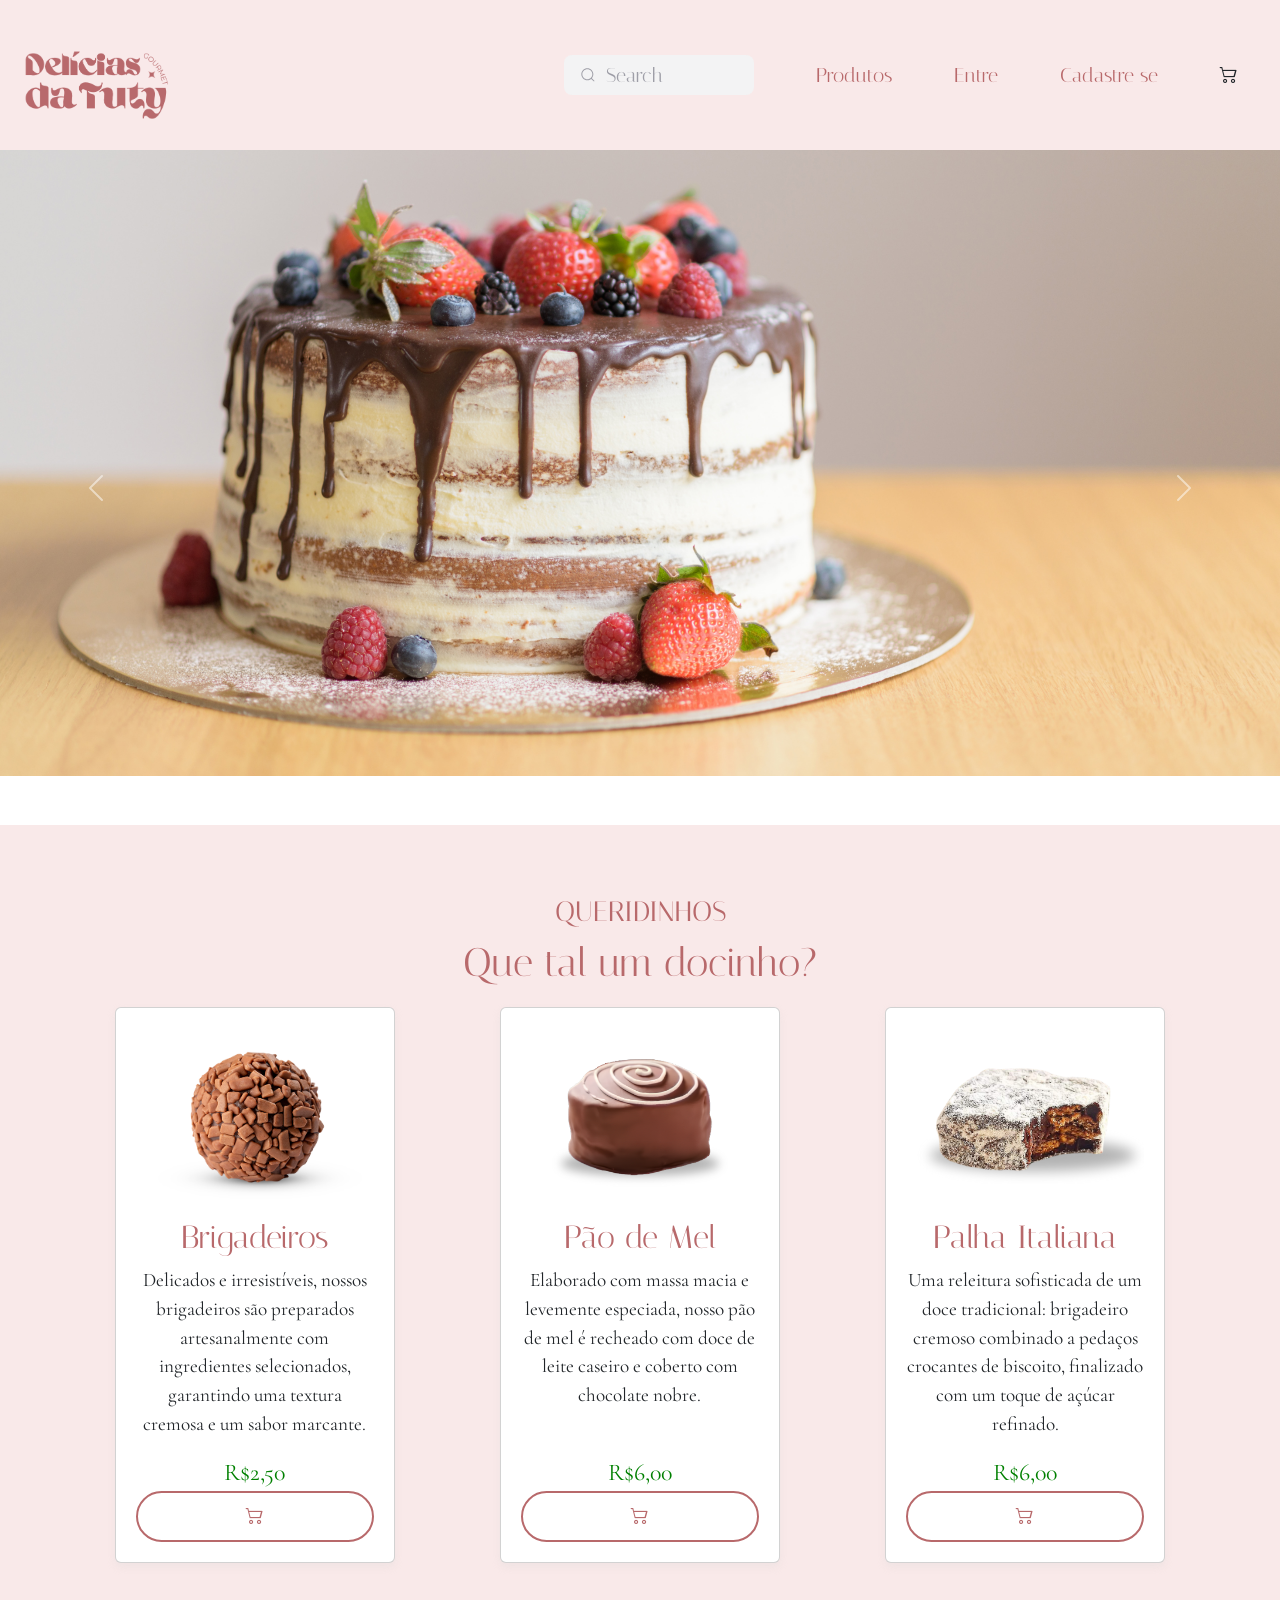
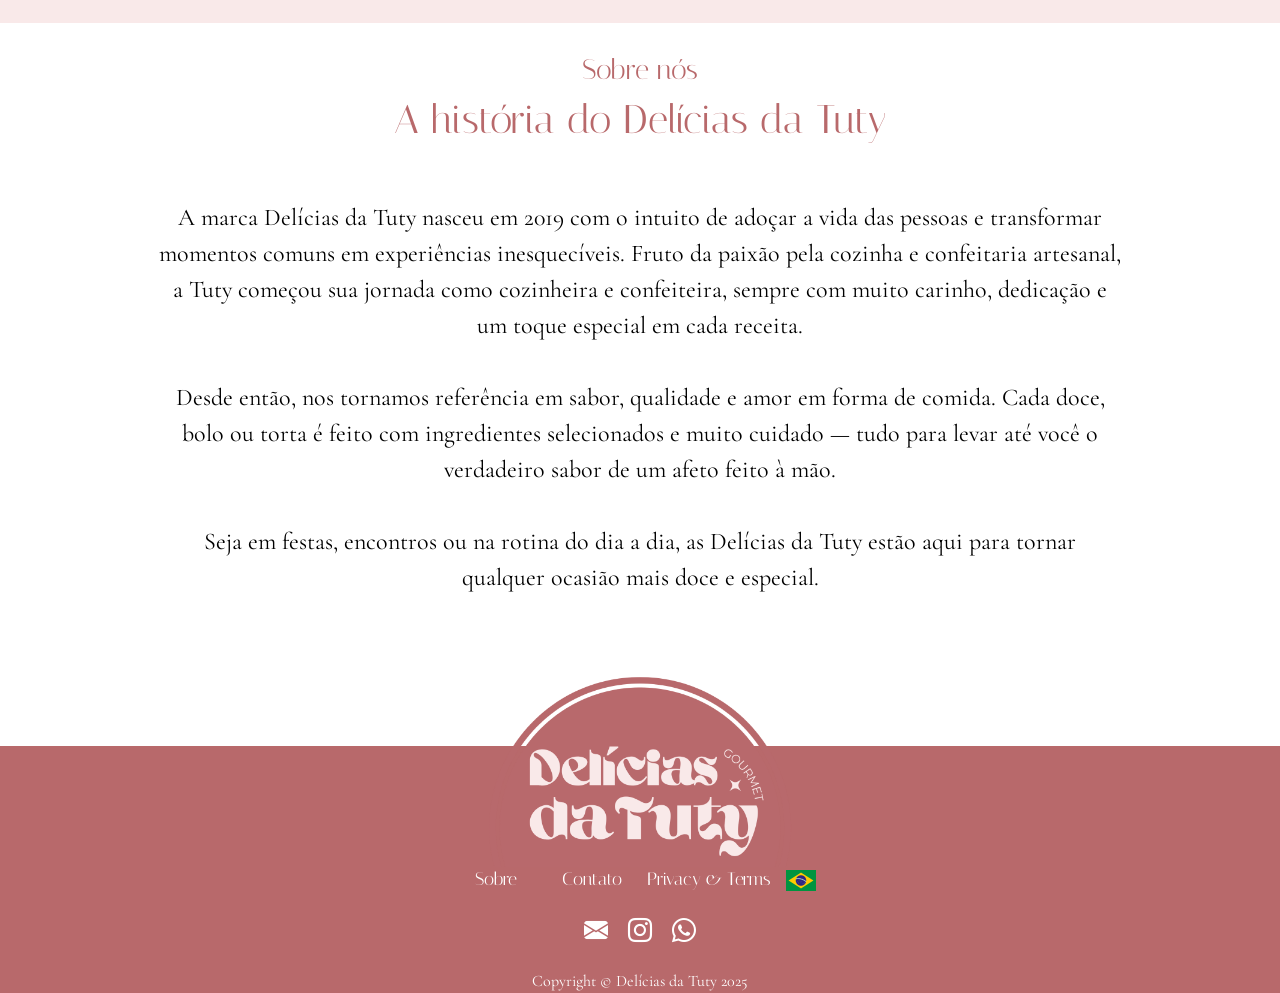
<file: Debora/index.html>
<!DOCTYPE html>
<html lang="pt-br">
<head>
    <meta charset="UTF-8">
    <meta name="viewport" content="width=device-width, initial-scale=1.0">
    <link rel="stylesheet" href="css/global.css">
    <link rel="stylesheet" href="css/style.css">
    <link rel="stylesheet" href="https://cdn.jsdelivr.net/npm/bootstrap-icons@1.10.5/font/bootstrap-icons.css">
    <link href="https://cdn.jsdelivr.net/npm/bootstrap@5.3.6/dist/css/bootstrap.min.css" rel="stylesheet" integrity="sha384-4Q6Gf2aSP4eDXB8Miphtr37CMZZQ5oXLH2yaXMJ2w8e2ZtHTl7GptT4jmndRuHDT" crossorigin="anonymous">
    <title>Delícias da Tuty</title>
    <!-- <script type="text/javascript" src="https://gc.kis.v2.scr.kaspersky-labs.com/FD126C42-EBFA-4E12-B309-BB3FDD723AC1/main.js?attr=[base64]" charset="UTF-8"></script></head> -->
<body>
     <header>
        <div class="divHeader">
            <img src="img/logo_grande.png" title="Delícias da Tuty" class="logo">
            <!--Menu-->
            <nav>
                <ul>
                    <!--Itens do Menu-->
                    <li><div class="group">
                          <svg class="icon" aria-hidden="true" viewBox="0 0 24 24"><g><path d="M21.53 20.47l-3.66-3.66C19.195 15.24 20 13.214 20 11c0-4.97-4.03-9-9-9s-9 4.03-9 9 4.03 9 9 9c2.215 0 4.24-.804 5.808-2.13l3.66 3.66c.147.146.34.22.53.22s.385-.073.53-.22c.295-.293.295-.767.002-1.06zM3.5 11c0-4.135 3.365-7.5 7.5-7.5s7.5 3.365 7.5 7.5-3.365 7.5-7.5 7.5-7.5-3.365-7.5-7.5z"></path></g></svg>
                          <input placeholder="Search" type="search" class="input">
                        </div></li>
                    <li class="botao"><a href="produtos.html">Produtos</a></li>    
                    <li class="botao"><a href="login.html">Entre</a></li>
                    <li class="botao"><a href="cadastro.html">Cadastre se</a></li>
                    <a href="#" onclick="abrirCarrinho()"><li class="botao"></li><i class="bi bi-cart2"></i></a>

                </ul>
            </nav>
        </div>
    </header>
    
    <!--Carrossel-->
    <section class="carousel">
    <div id="carouselExampleIndicators" class="carousel slide">
        <div class="carousel-indicators">
          <button type="button" data-bs-target="#carouselExampleIndicators" data-bs-slide-to="0" class="active"></button>
          <button type="button" data-bs-target="#carouselExampleIndicators" data-bs-slide-to="1"></button>
          <button type="button" data-bs-target="#carouselExampleIndicators" data-bs-slide-to="2"></button>
          <button type="button" data-bs-target="#carouselExampleIndicators" data-bs-slide-to="3"></button> <!-- novo -->
          <button type="button" data-bs-target="#carouselExampleIndicators" data-bs-slide-to="4"></button> <!-- novo -->
    </div>

            <!--div dos slides-->
        <div class="carousel-inner">
            <!--Slide 1-->
          <div class="carousel-item active">
            <img src="img/imagem para o carrossel.png" class="d-block w-100" alt="banner1">
          </div>

            <!--Slide 2-->
          <div class="carousel-item">
            <img src="img/paodemelCarrosel.png" class="d-block w-100" alt="banner2">
          </div>

            <!--Slide 3-->
          <div class="carousel-item">
            <img src="img/tortaCarrossel.png" class="d-block w-100" alt="banner3">
          </div>

            <!-- Slide 4 -->
          <div class="carousel-item">
             <img src="img/tortamorangoCarrossel.png" class="d-block w-100" alt="banner4">
          </div>

            <!-- Slide 5 -->
          <div class="carousel-item">
             <img src="img/bolodepoteCarrossel.png" class="d-block w-100" alt="banner5">
          </div>
        </div>

        <!--Botões do carrossel-->
        <button class="carousel-control-prev" type="button" data-bs-target="#carouselExampleIndicators" data-bs-slide="prev">
          <span class="carousel-control-prev-icon" aria-hidden="true"></span>
          <span class="visually-hidden">Previous</span>
        </button>
        <button class="carousel-control-next" type="button" data-bs-target="#carouselExampleIndicators" data-bs-slide="next">
          <span class="carousel-control-next-icon" aria-hidden="true"></span>
          <span class="visually-hidden">Next</span>
        </button>
      </div>
    </section>

    <main>
        <section class="queridinhos">
            <h3 class="titulo3">QUERIDINHOS</h3>
            <h1 class="titulo1">Que tal um docinho?</h1>
              <!--queridinhos-->        
            <div class="container">
              <div class="card">
                  <img src="img/brigadeiro.jpg"/>
                  <h2>Brigadeiros</h2>
                  <p>Delicados e irresistíveis, nossos brigadeiros são preparados artesanalmente com ingredientes selecionados, garantindo uma textura cremosa e um sabor marcante.</p>
                  <span class="preco">R$2,50</span>
                  <button class="card-btn" data-id="0"><i class="bi bi-cart2"></i></button>
              </div>
              <div class="card">
                  <img src="img/paoSemFundo.png" alt="Produto 2">
                  <h2>Pão de Mel</h2>
                  <p>Elaborado com massa macia e levemente especiada, nosso pão de mel é recheado com doce de leite caseiro e coberto com chocolate nobre.</p>
                  <br>
                  <span class="preco">R$6,00</span>
                  <button class="card-btn" data-id="1"><i class="bi bi-cart2"></i></button>
              </div>
              <div class="card">
                  <img src="img/palhaSemFundo.png" alt="Produto 3">
                  <h2>Palha Italiana</h2>
                  <p>Uma releitura sofisticada de um doce tradicional: brigadeiro cremoso combinado a pedaços crocantes de biscoito, finalizado com um toque de açúcar refinado.</p>
                  <span class="preco">R$6,00</span>
                  <button class="card-btn" data-id="2"><i class="bi bi-cart2"></i></button>
              </div>
        </section>

            <!-- Modal do Carrinho -->
            <div id="modal-carrinho" class="modal">
              <div class="modal-content">
                <span class="fechar" onclick="fecharCarrinho()">&times;</span>
                <h2>Seu Carrinho</h2>
                <div id="lista-carrinho"></div>
                <p id="total-carrinho"></p>
                <button class="btn-finalc" onclick="finalizarCompra()">Finalizar Compra</button>
              </div>
            </div>        

        <!--SOBRE NÓS-->
        <section class="sobre_nos">
          <h3 class="titulo3">Sobre nós </h3>
          <h1 class="titulo1">A história do Delícias da Tuty</h1>
          <p><br>A marca Delícias da Tuty nasceu em 2019 com o intuito de adoçar a vida das pessoas e transformar <br>momentos comuns em experiências inesquecíveis. Fruto da paixão pela cozinha e confeitaria artesanal, <br>a Tuty começou sua jornada como cozinheira e confeiteira, sempre com muito carinho, dedicação e <br>um toque especial em cada receita.
              <br><br>
          Desde então, nos tornamos referência em sabor, qualidade e amor em forma de comida. Cada doce, <br>bolo ou torta é feito com ingredientes selecionados e muito cuidado — tudo para levar até você o <br>verdadeiro sabor de um afeto feito à mão.
              <br><br>
          Seja em festas, encontros ou na rotina do dia a dia, as Delícias da Tuty estão aqui para tornar <br>qualquer ocasião mais doce e especial.</p>
      </section>
    </main>
    <!--Rodapé-->
    <footer>
      <div class="logo_rodape">
        <img src="img//logo_redonda-cortada.png" alt="Delícias da Tuty">
      </div>

      <div class="conteudo_footer">
        <nav class="footer_menu">
          <a href="#sobre_nos">Sobre</a>
          <a href="#"><a href="contato.html">Contato</a></a>
          <a class="#" href="faq.html">Privacy & Terms</a>
          <img src="img/brasil.jpg" alt="Brasil" class="flag">
        </nav>

      <div class="social_icons">
        <a href="mailto:rota_gastronomica@gamil.com">
          <i class="bi bi-envelope-fill"></i>
        </a> 
        <a href="https://instagram.com/delicias.da.tuty" target="_blank">
          <i class="bi bi-instagram"></i>
        </a>
        <a href="https://wa.me/5511971187204" target="_blank">
          <i class="bi bi-whatsapp"></i>
        </a>
      </div>

        <a class="copyright">Copyright &copy; Delícias da Tuty 2025</a>
      </div>
    </footer>

    <script src="https://cdn.jsdelivr.net/npm/bootstrap@5.3.6/dist/js/bootstrap.bundle.min.js" integrity="sha384-j1CDi7MgGQ12Z7Qab0qlWQ/Qqz24Gc6BM0thvEMVjHnfYGF0rmFCozFSxQBxwHKO" crossorigin="anonymous"></script>
    <script src="js/index.js"></script>
</body>
</html>
</file>
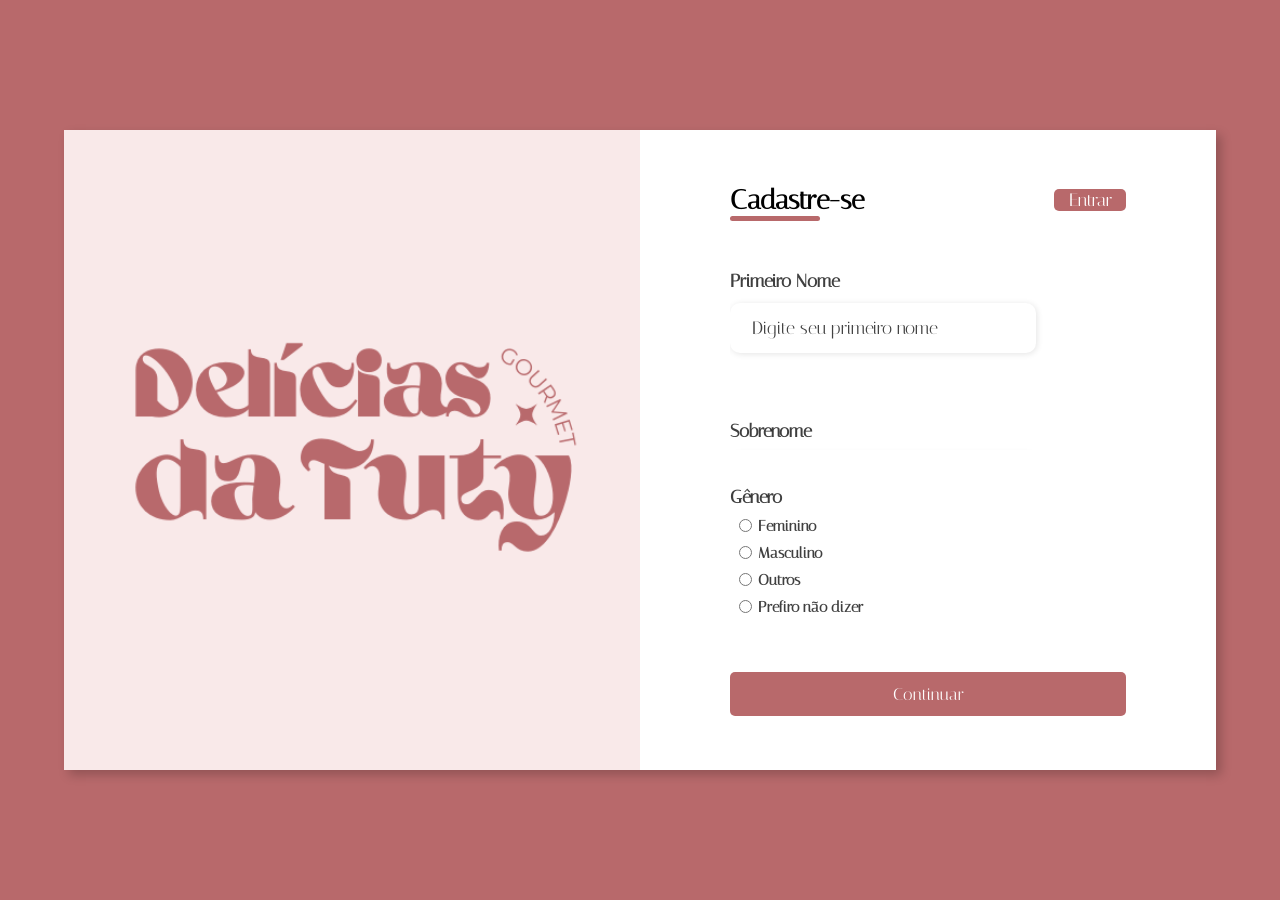
<file: Debora/cadastro.html>
<!DOCTYPE html>
<html lang="en">
<head>
    <meta charset="UTF-8">
    <meta name="viewport" content="width=device-width, initial-scale=1.0">
    <link rel="stylesheet" href="css/style_cadastro.css">
    <title>Cadastro Delícias da Tuty</title>
</head>
<body>
    <div class="container">
        <div class="form-image">
            <img src="img/logo_grande.png" alt="">
        </div>
        <div class="form">
            <form action="#">
                <div class="form-header">
                    <div class="title">
                        <h1>Cadastre-se</h1>
                    </div>
                    <div class="login-button">
                        <button><a href="#"><a href="login.html">Entrar</a></a></button>
                    </div>
                </div>

                <div class="input-group">
                    <div class="input-box">
                        <label for="firstname">Primeiro Nome</label>
                        <input id="fisrtname" type="text" name="fisrtname" placeholder="Digite seu primeiro nome" required>
                    </div>

                    <div class="input-box">
                        <label for="lastname">Sobrenome</label>
                        <input id="lastname" type="text" name="lastname" placeholder="Digite seu sobrenome" required>
                    </div>

                    <div class="input-box">
                        <label for="email">Email</label>
                        <input id="email" type="text" name="email" placeholder="Digite seu email" required>
                    </div>

                    <div class="input-box">
                        <label for="number">Celular</label>
                        <input id="number" type="tel" name="number" placeholder="(xx) xxxxx-xxxx" required>
                    </div>

                    <div class="input-box">
                        <label for="password">Senha</label>
                        <input id="password" type="password" name="password" placeholder="Digite sua senha" required>
                    </div>

                    <div class="input-box">
                        <label for="Confirmpassword">Confirme sua senha</label>
                        <input id="Confirmpassword" type="password" name="Confirmpassword" placeholder="Digite sua senha" required>
                    </div>
                </div>

                <div class="gender-inputs">
                    <div class="gender-title">
                        <h6>Gênero</h6>
                    </div>

                    <div class="gender-group">
                        <div class="gender-input">
                            <input type="radio" id="female" name="gender">
                            <label for="female">Feminino</label>
                        </div>

                        <div class="gender-input">
                            <input type="radio" id="male" name="gender">
                            <label for="male">Masculino</label>
                        </div>

                        <div class="gender-input">
                            <input type="radio" id="other" name="gender">
                            <label for="other">Outros</label>
                        </div>

                        <div class="gender-input">
                            <input type="radio" id="none" name="gender">
                            <label for="none">Prefiro não dizer</label>
                        </div>
                    </div>
                </div>

            <div class="continue-button">
                <button><a href="#">Continuar</a></button>
            </div>
            </form>
        </div>
    </div>
</body>
</html>
</file>
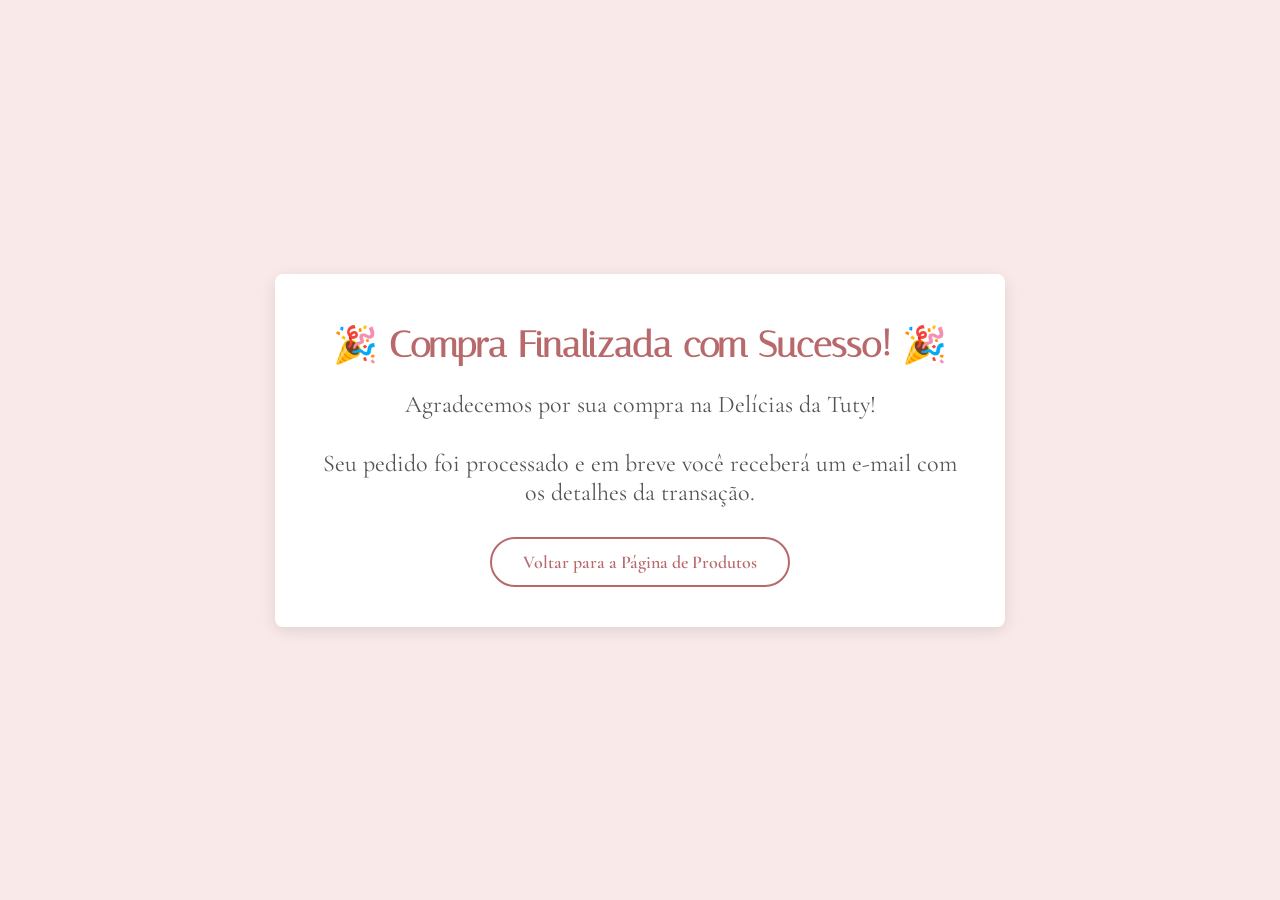
<file: Debora/checkout.html>
<!DOCTYPE html>
<html lang="pt-br">
<head>
    <meta charset="UTF-8">
    <meta name="viewport" content="width=device-width, initial-scale=1.0">
    <title>Compra Finalizada!</title>
    <link rel="stylesheet" href="css/style_checkout.css"> <style>
 
    </style>
</head>
<body>
    <div class="checkout-container">
        <h1>🎉 Compra Finalizada com Sucesso! 🎉</h1>
        <p>Agradecemos por sua compra na Delícias da Tuty!</p>
        <p>Seu pedido foi processado e em breve você receberá um e-mail com os detalhes da transação.</p>
        <button><a href="produtos.html" >Voltar para a Página de Produtos</a></button>
    </div>
</body>
</html>
</file>
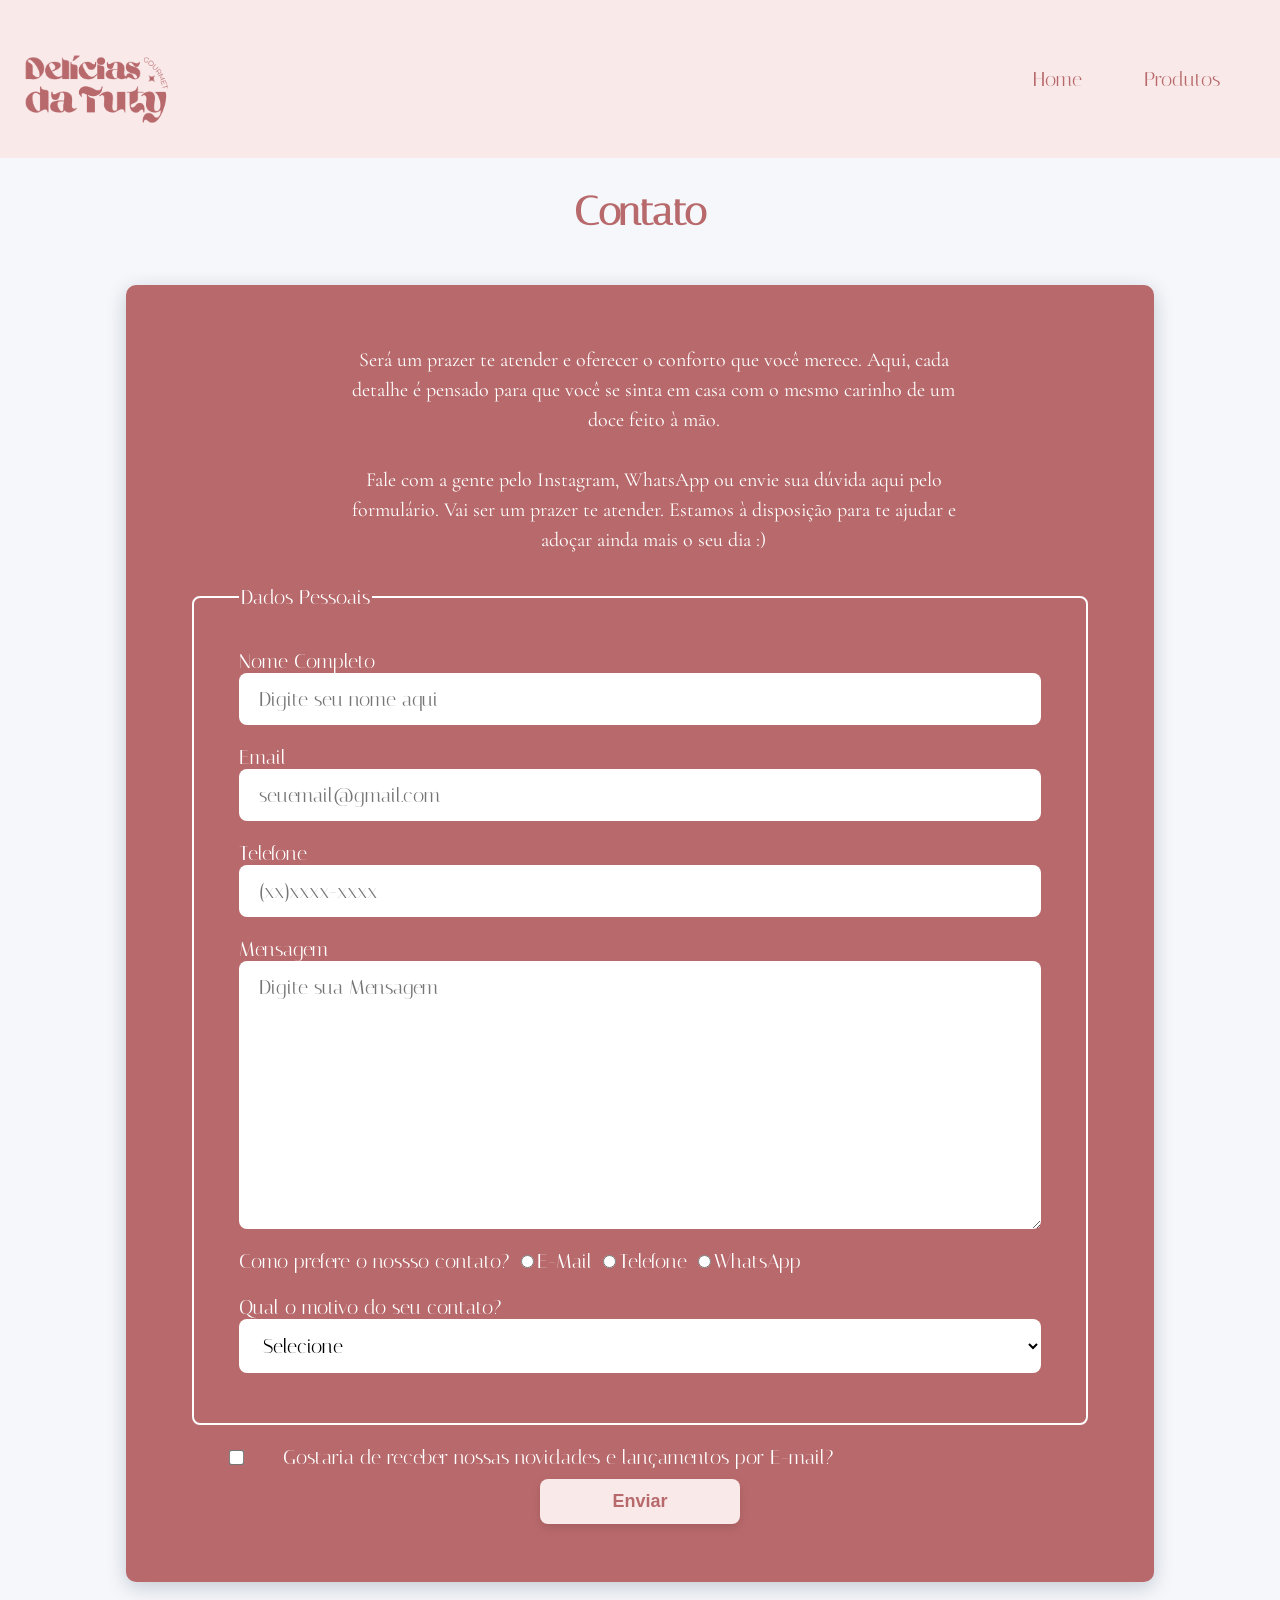
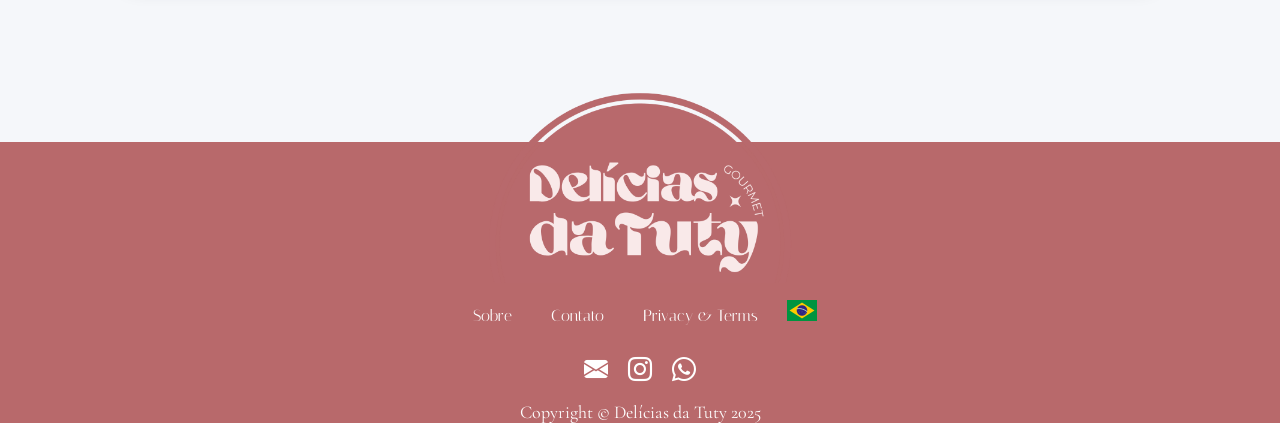
<file: Debora/contato.html>
<html>
<head>
    <title>Contato Delícias da Tuty</title>
    <link href="css/style_contatos.css"rel= "stylesheet">
    <link rel="stylesheet" href="https://maxcdn.bootstrapcdn.com/font-awesome/4.5.0/css/font-awesome.min.css">
    <link rel="stylesheet" href="https://cdn.jsdelivr.net/npm/bootstrap-icons@1.10.5/font/bootstrap-icons.css">

</head>

<body>
    <header>
        <div class="divHeader">
            <!--Logotipo-->
            <img src="img/logo_grande.png" title="Delícias da Tuty" class="logo">
            <!--Menu-->
            <nav> <!--barra de navegação-->
                <ul>
                    <!--Itens Menu-->
                    <li><a href="index.html">Home</a></li>
                    <li><a href="produtos.html">Produtos</a></li>
                </ul>
            </nav>
        </div>
    </header>
    
    <!--Conteúdo do site-->

    <main>
        <!--Título-->
        <ul class="contatos-titulo">
            <li class="contatos-item">Contato</li>
        </ul>
        <div id="formRetorno" class="divRetorno">
            <p id="textoRetorno" class="texto-contatos"></p>
        </div>
        <div id="formulario">
        
            <p class="texto-contatos">
            Será um prazer te atender e oferecer o conforto que você merece. Aqui, cada detalhe é pensado para que você
            se sinta em casa com o mesmo carinho de um doce feito à mão.
            <br><br>Fale com a gente pelo Instagram, WhatsApp ou envie sua dúvida aqui pelo formulário. Vai ser um prazer te
            atender. Estamos à disposição para te ajudar e adoçar ainda mais o seu dia :)
            </p>

        <form id="frmContato">
            
            <!--Caixa em volta FIELDSET-->
            <fieldset>
                <legend> Dados Pessoais </legend>

                <label for="nome">Nome Completo</label>
                <input type="text" id="nomesobrenome" name="nome" class="input-padrao" required placeholder="Digite seu nome aqui">
                <!--campo obrigaório required-->


                <label for="email">Email</label>
                <input type="email" id="email" name="email" class="input-padrao" required placeholder="seuemail@gmail.com">
                <!--placeholder orientação do que escrver no campo-->
               
                <label for="telefone">Telefone</label>
                <input type="tel" id="telefone" name="telefone" class="input-padrao" required placeholder="(xx)xxxx-xxxx">

                <label for="mensagem">Mensagem</label>
                <textarea id="mensagem" name="mensagem" cols="70" rows="10" class="input-padrao" placeholder="Digite sua Mensagem"></textarea>
                <!--cols coluna rows linhas -->
                
                <label>Como prefere o nossso contato?
                    <input type="radio" name="contato">E-Mail
                    <input type="radio" name="contato">Telefone
                    <input type="radio" name="contato">WhatsApp
                </label>
                <br><br>
                <label> Qual o motivo do seu contato?</label>
                <select>
                    <option>Selecione</option>
                    <option>Dúvida</option>
                    <option>Sugestão</option>
                    <option>Reclamação</option>
                </select>
            </fieldset>


        <label class="chk">
            <input type="checkbox" name="novidades">
            Gostaria de receber nossas novidades e lançamentos por E-mail?
            </label>

            <input type="submit" value="Enviar" id="enviar" class="enviar">
        </form>
        </div>
    </main>
        <ul class="contatos-titulo"></ul>

    <!--Rodapé do site-->
    <footer>
      <div class="logo_rodape">
        <img src="img//logo_redonda-cortada.png" alt="Delícias da Tuty">
      </div>

      <div class="conteudo_footer">
        <nav class="footer_menu">
          <a href="#">Sobre</a>
          <a href="#">Contato</a>
          <a class="#" href="faq.html">Privacy & Terms</a>
          <img src="img/brasil.jpg" alt="Brasil" class="flag">
        </nav>

      <div class="social_icons">
        <a href="mailto:rota_gastronomica@gamil.com">
          <i class="bi bi-envelope-fill"></i>
        </a> 
        <a href="https://instagram.com/delicias.da.tuty" target="_blank">
          <i class="bi bi-instagram"></i>
        </a>
        <a href="https://wa.me/5511971187204" target="_blank">
          <i class="bi bi-whatsapp"></i>
        </a>
      </div>

        <a class="copyright">Copyright &copy; Delícias da Tuty 2025</a>
      </div>
    </footer>
        <script src="js/form.js"></script>
    </body>
</html>
</file>
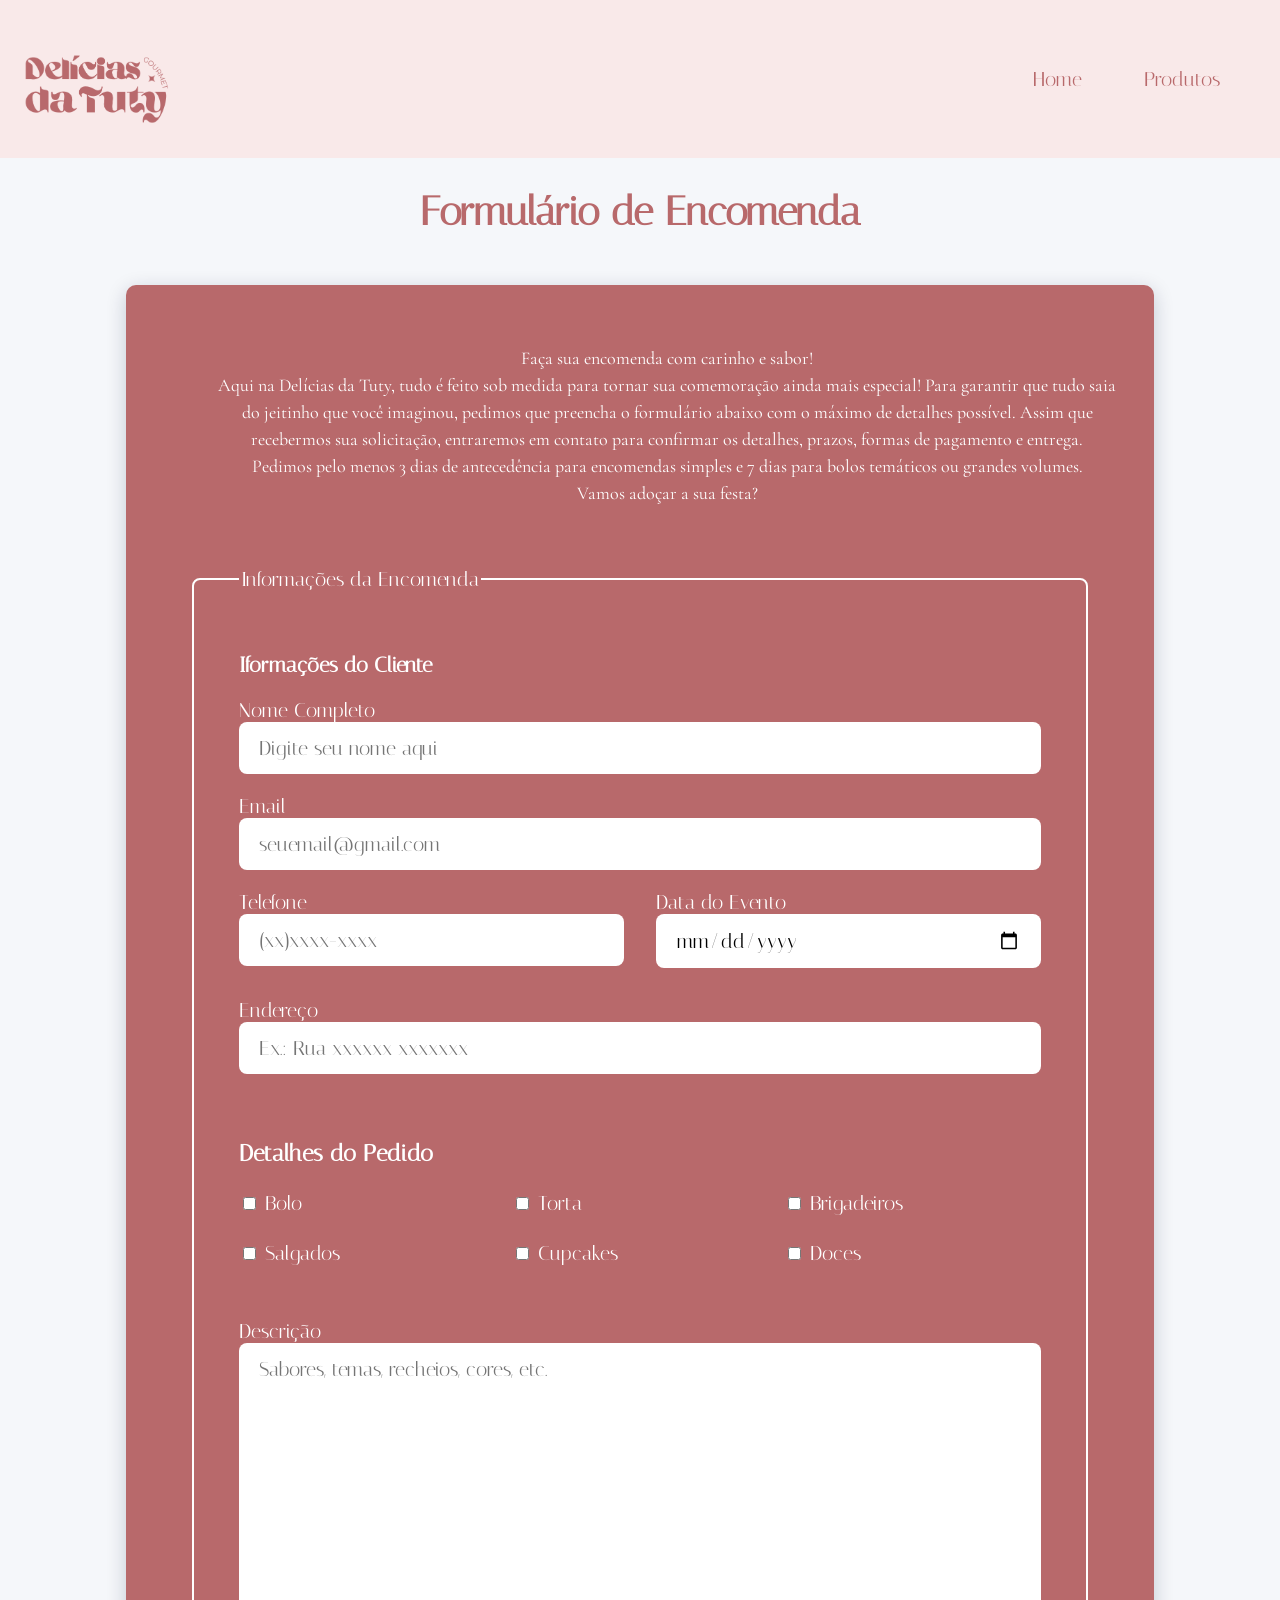
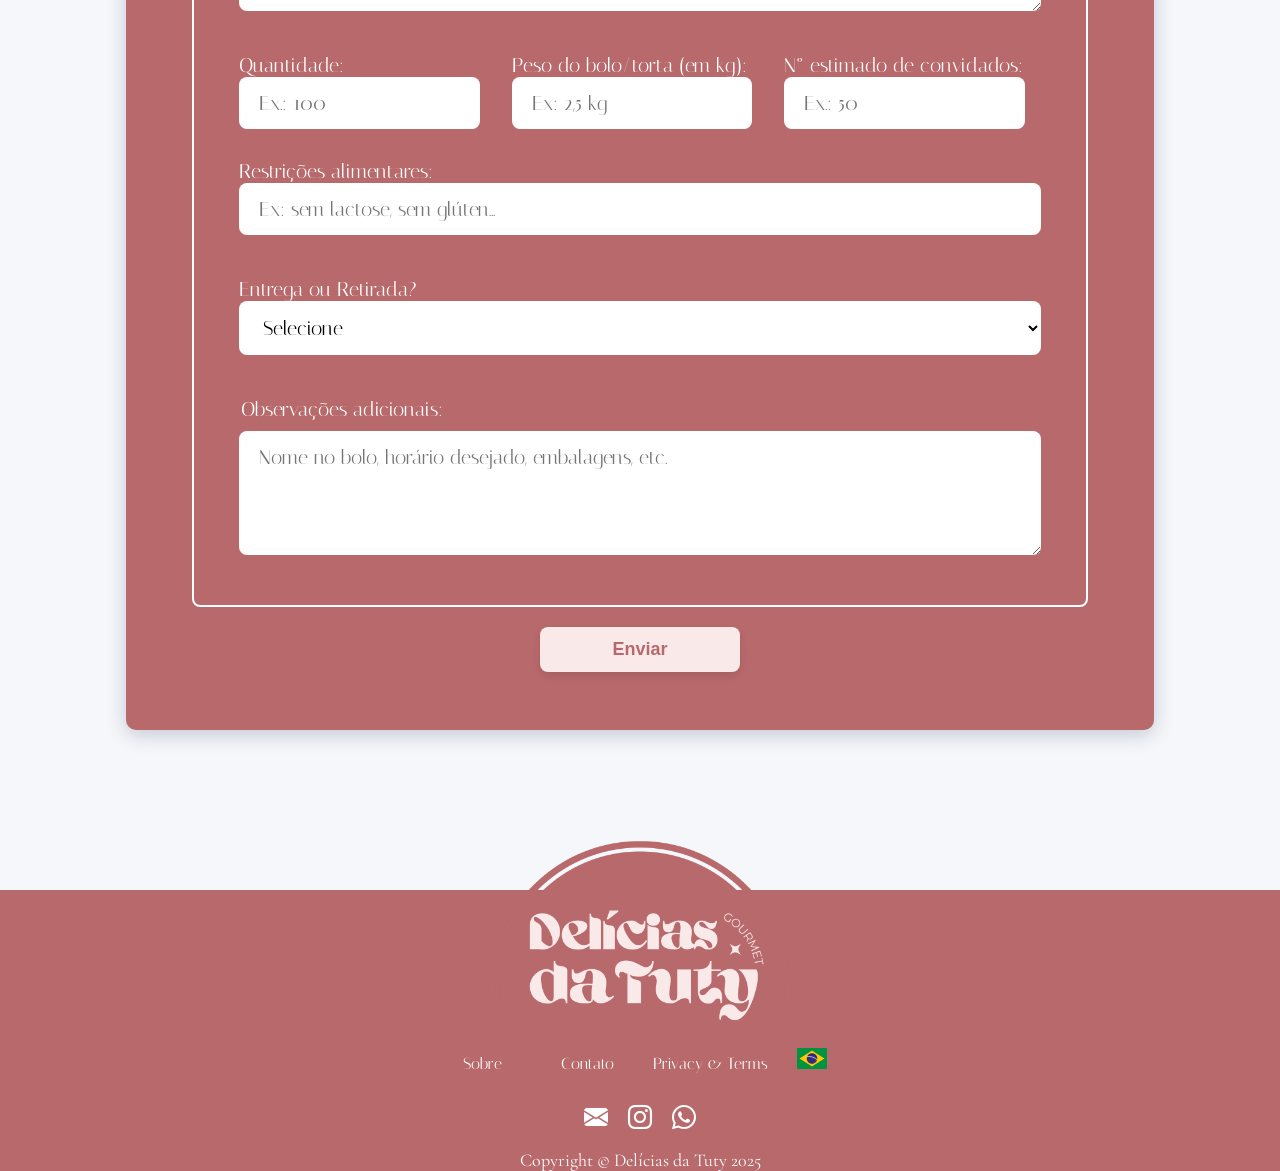
<file: Debora/formulario.html>
<html>
<head>
    <title>Contato Delícias da Tuty</title>
    <link href="css/style_contatos.css"rel= "stylesheet">
    <link rel="stylesheet" href="https://maxcdn.bootstrapcdn.com/font-awesome/4.5.0/css/font-awesome.min.css">
    <link rel="stylesheet" href="https://cdn.jsdelivr.net/npm/bootstrap-icons@1.10.5/font/bootstrap-icons.css">

</head>

<body>
    <header>
        <div class="divHeader">
            <!--Logotipo-->
            <img src="img/logo_grande.png" title="Delícias da Tuty" class="logo">
            <!--Menu-->
            <nav> <!--barra de navegação-->
                <ul>
                    <!--Itens Menu-->
                    <li><a href="index.html">Home</a></li>
                    <li><a href="produtos.html">Produtos</a></li>
                </ul>
            </nav>
        </div>
    </header>
    
    <!--Conteúdo do site-->

    <main>
        <!--Título-->
        <ul class="contatos-titulo">
            <li class="contatos-item">Formulário de Encomenda</li>
        </ul>
        <div id="formRetorno" class="divRetorno">
            <p id="textoRetorno" class="texto-contatos"></p>
        </div>
        <div id="formulario">
        
            <p class="texto-formulario">
              Faça sua encomenda com carinho e sabor!
              <br>
              Aqui na Delícias da Tuty, tudo é feito sob medida para tornar sua comemoração ainda mais especial!
              Para garantir que tudo saia do jeitinho que você imaginou, pedimos que preencha o formulário abaixo com o máximo de detalhes possível.
              Assim que recebermos sua solicitação, entraremos em contato para confirmar os detalhes, prazos, formas de pagamento e entrega.
              <br>
              Pedimos pelo menos 3 dias de antecedência para encomendas simples e 7 dias para bolos temáticos ou grandes volumes.
              <br>
              Vamos adoçar a sua festa?
            </p>

        <form id="frmContato">
            
            <!--Caixa em volta FIELDSET-->
            <fieldset>
                <legend>Informações da Encomenda</legend>
                <h3>Iformações do Cliente</h3>
                <label for="nome">Nome Completo</label>
                <input type="text" id="nomesobrenome" name="nome" class="input-padrao" required placeholder="Digite seu nome aqui">
                <!--campo obrigaório required-->


                <label for="email">Email</label>
                <input type="email" id="email" name="email" class="input-padrao" required placeholder="seuemail@gmail.com">
                <!--placeholder orientação do que escrver no campo-->
               
                <div class="alinhamento">
                <label for="telefone">Telefone
                  <input type="tel" id="telefone" name="telefone" class="input-padrao" required placeholder="(xx)xxxx-xxxx">
                </label>
                
                <br><br>
                <label for="date">Data do Evento
                  <input type="date" id="data" name="data-evento" class="input-padrao" required>
                </label>
                
                </div>

                <label for="endereco">Endereço</label>
                <input type="text" id="endereco" name="endereco" class="input-padrao" required placeholder="Ex.: Rua xxxxxx xxxxxxx">
            
                <!--cols coluna rows linhas -->
              <br><br>
              <label for="detalhes"><h3>Detalhes do Pedido</h3></label>

              <div class="checkbox-grid">
                <label class="check-label"><input type="checkbox" name="bolo"> Bolo</label>
                <label class="check-label"><input type="checkbox" name="torta"> Torta</label>
                <label class="check-label"><input type="checkbox" name="brigadeiros"> Brigadeiros</label>
                <label class="check-label"><input type="checkbox" name="salgados"> Salgados</label>
                <label class="check-label"><input type="checkbox" name="cupcakes"> Cupcakes</label>
                <label class="check-label"><input type="checkbox" name="doces"> Doces</label>
              </div>
                <br><br>

                <label for="mensagem">Descrição</label>
                <textarea id="descricao" name="descricao" cols="70" rows="10" class="input-padrao" placeholder="Sabores, temas, recheios, cores, etc."></textarea>
                <br><br>

                <!--Div para manter esses campos alinhados um ao lado do outro-->
              <div class="alinhamento">
                <label for="quantidade">Quantidade:
                  <input type="number" name="quantidade" min="0" class="input-padrao" placeholder="Ex.: 100"></label>
                <br>
                <label for="quantidade">Peso do bolo/torta (em kg):
                  <input type="text" name="peso" placeholder="Ex: 2,5 kg" class="input-padrao">
                </label>
                <br>
                <label for="quantidade">N° estimado de convidados:
                  <input type="number" name="quantidade" min="1" class="input-padrao" placeholder="Ex.: 50">
                </label>
                <br>
              </div>

                <label for="quantidade">Restrições alimentares:</label>
                <input type="text" name="restricoes" placeholder="Ex: sem lactose, sem glúten..." class="input-padrao">
                <br><br>
                <label>Entrega ou Retirada?</label>
                <select>
                    <option>Selecione</option>
                    <option>Retirada</option>
                    <option>Entrega no endereço informado</option>
                </select>

                <br><br>

                <legend>Observações adicionais:</legend>
                <textarea name="observacoes" rows="4" placeholder="Nome no bolo, horário desejado, embalagens, etc."></textarea>
              </fieldset>

            <input type="submit" value="Enviar" id="enviar" class="enviar">
        </form>
        </div>
    </main>
        <ul class="contatos-titulo"></ul>

    <!--Rodapé do site-->
    <footer>
      <div class="logo_rodape">
        <img src="img//logo_redonda-cortada.png" alt="Delícias da Tuty">
      </div>

      <div class="conteudo_footer">
        <nav class="footer_menu">
          <a href="#">Sobre</a>
          <a href="#"><a href="contato.html">Contato</a></a>
          <a class="#" href="faq.html">Privacy & Terms</a>
          <img src="img/brasil.jpg" alt="Brasil" class="flag">
        </nav>

      <div class="social_icons">
        <a href="mailto:rota_gastronomica@gamil.com">
          <i class="bi bi-envelope-fill"></i>
        </a> 
        <a href="https://instagram.com/delicias.da.tuty" target="_blank">
          <i class="bi bi-instagram"></i>
        </a>
        <a href="https://wa.me/5511971187204" target="_blank">
          <i class="bi bi-whatsapp"></i>
        </a>
      </div>

        <a class="copyright">Copyright &copy; Delícias da Tuty 2025</a>
      </div>
    </footer>
        <script src="js/form.js"></script>
    </body>
</html>
</file>
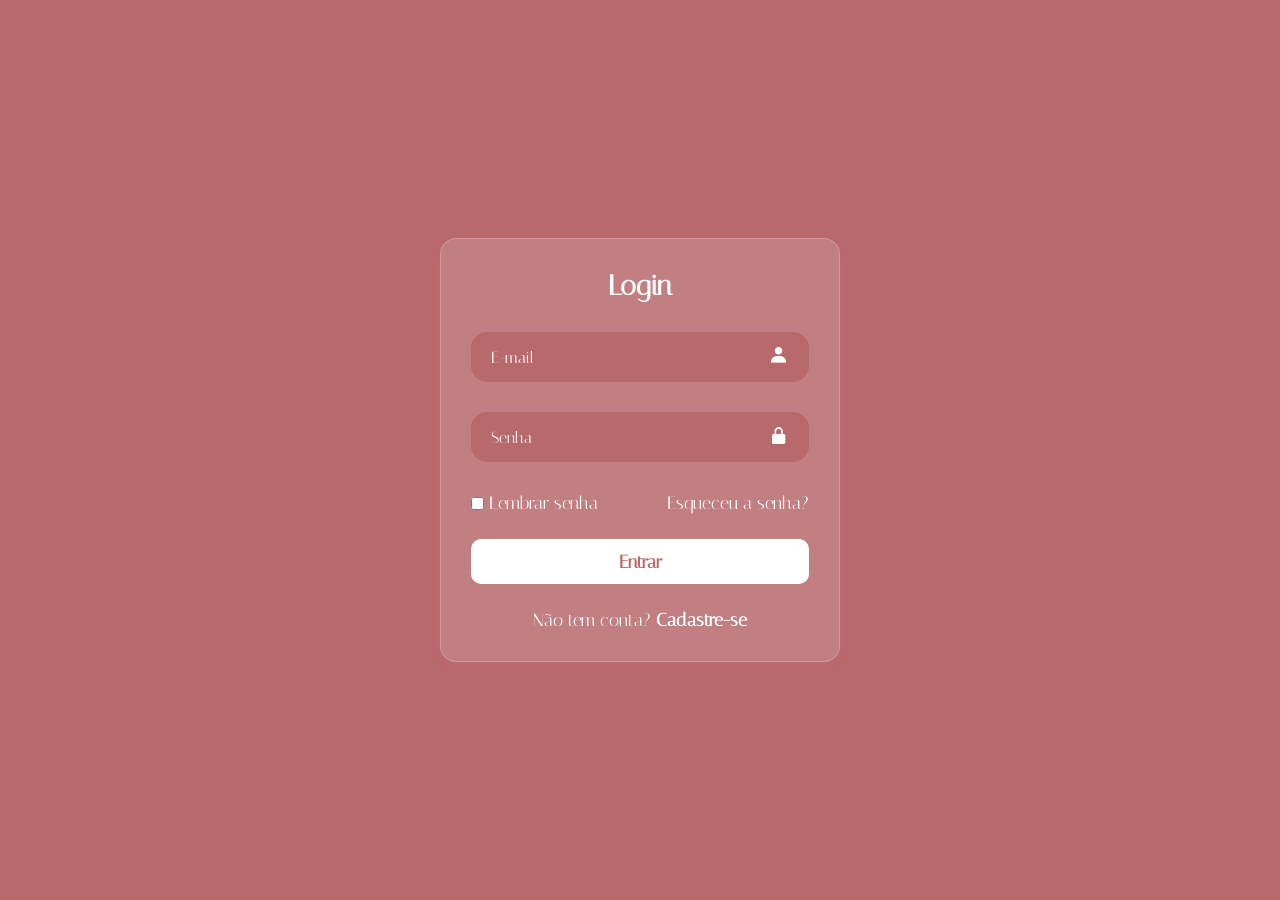
<file: Debora/login.html>
<!DOCTYPE html>
<html lang="pt-br">
<head>
    <meta charset="UTF-8" />
    <meta name="viewport" content="width=device-width, initial-scale=1.0" />
    <link href="https://unpkg.com/boxicons@2.1.4/css/boxicons.min.css" rel="stylesheet" />
    <link rel="stylesheet" href="css/style_login.css" />
    <title>Login</title>
</head>
<body>
  <div class="formulario">
        <h1>Login</h1>
        <form action="#">

        <div class="caixa-formulario">
            <input type="text" placeholder="E-mail" required />
            <i class='bx bxs-user'></i>
        </div>

        <div class="caixa-formulario">
            <input type="password" placeholder="Senha" required />
            <i class='bx bxs-lock-alt'></i>
        </div>

        <div class="caixa-senha-lembrar-esqueci">
            <label><input type="checkbox" /> Lembrar senha</label>
            <a href="#">Esqueceu a senha?</a>
        </div>

        <button type="submit"><a href="index.html">Entrar</a></button>

        <div class="link-registro">
            <p>Não tem conta? <a href="#"><a href="cadastro.html">Cadastre-se </a></a></p>
        </div>
    </form>
  </div>
</body>

</html>
</file>
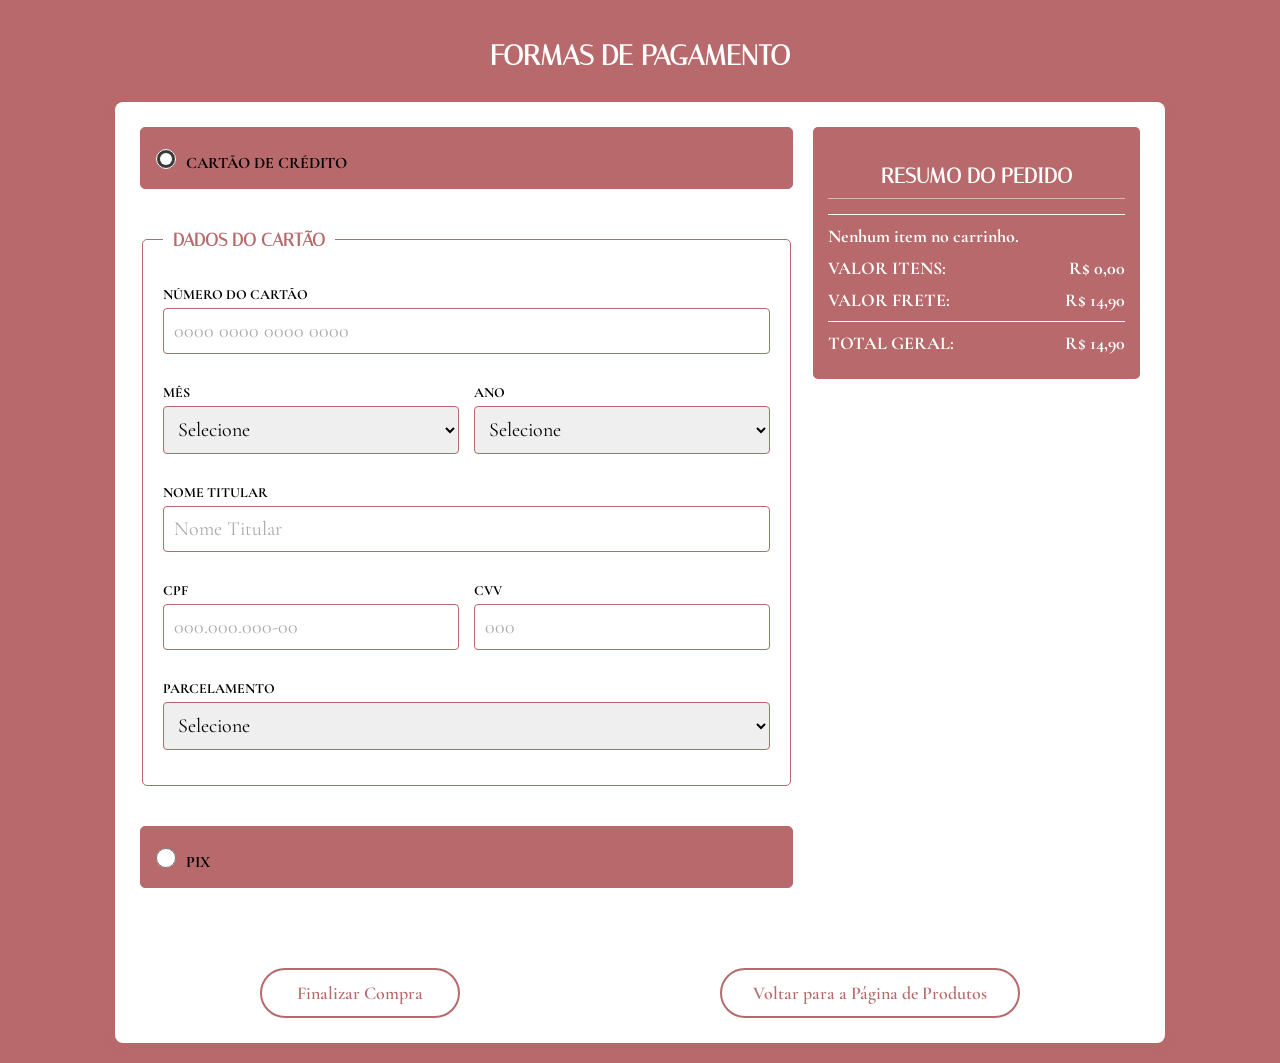
<file: Debora/pagamento.html>
<!DOCTYPE html>
<html lang="pt-br">
<head>
    <meta charset="UTF-8" />
    <meta name="viewport" content="width=device-width, initial-scale=1.0" />
    <link href="css/style_pagamento.css" rel="stylesheet" />
    <title>Pagamento</title>
</head>
<body>
    <h1 class="titulo">FORMAS DE PAGAMENTO</h1>

    <form id="pagamentos">
        <div id="resumopedido" class="pedido"> <h3>RESUMO DO PEDIDO</h3>
            <div id="itens-resumo">
                </div>
            <p>VALOR ITENS: <span id="resumo-valor-itens">R$ 0,00</span></p>
            <p>VALOR FRETE: <span id="resumo-valor-frete">R$ 0,00</span></p>
            <p>TOTAL GERAL: <span id="resumo-total-geral">R$ 0,00</span></p>
        </div>

        <div class="metodo-selecao cartao-metodo"> <input type="radio" id="cartao-credito" name="metodo-pagamento" value="cartao" checked />
            <label for="cartao-credito" class="label-metodo">CARTÃO DE CRÉDITO</label>
        </div>

        <fieldset id="fieldset-cartao">
            <legend>DADOS DO CARTÃO</legend>

            <label for="numero-cartao">NÚMERO DO CARTÃO</label>
            <input type="text" id="numero-cartao" placeholder="0000 0000 0000 0000" required />

            <div class="linha-dupla">
                <div class="campo">
                    <label for="mes-validade">MÊS</label>
                    <select id="mes-validade" name="mes" class="input-padrao" required>
                        <option value="">Selecione</option>
                        <option value="01">01</option>
                        <option value="02">02</option>
                        <option value="03">03</option>
                        <option value="04">04</option>
                        <option value="05">05</option>
                        <option value="06">06</option>
                        <option value="07">07</option>
                        <option value="08">08</option>
                        <option value="09">09</option>
                        <option value="10">10</option>
                        <option value="11">11</option>
                        <option value="12">12</option>
                    </select>
                </div>

                <div class="campo">
                    <label for="ano-validade">ANO</label>
                    <select id="ano-validade" name="ano" class="input-padrao" required>
                        <option value="">Selecione</option>
                        <option value="2025">2025</option>
                        <option value="2026">2026</option>
                        <option value="2027">2027</option>
                        <option value="2028">2028</option>
                        <option value="2029">2029</option>
                        <option value="2030">2030</option>
                        <option value="2031">2031</option>
                        <option value="2032">2032</option>
                        <option value="2033">2033</option>
                        <option value="2034">2034</option>
                        <option value="2035">2035</option>
                        <option value="2036">2036</option>
                    </select>
                </div>
            </div>

            <label for="nome-titular">NOME TITULAR</label>
            <input type="text" id="nome-titular" placeholder="Nome Titular" required />

            <div class="linha-dupla">
                <div class="campo">
                    <label for="cpf">CPF</label>
                    <input type="text" id="cpf" placeholder="000.000.000-00" required />
                </div>

                <div class="campo">
                    <label for="cvv">CVV</label>
                    <input type="text" id="cvv" placeholder="000" required />
                </div>
            </div>

            <label for="parcelamento">PARCELAMENTO</label>
            <select id="parcelamento" name="parcelamento" class="input-padrao" required>
                <option value="">Selecione</option>
                <option value="1X">1X</option>
                <option value="2X">2X</option>
                <option value="3X">3X</option>
                <option value="4X">4X</option>
                <option value="5X">5X</option>
                <option value="6X">6X</option>
                <option value="7X">7X</option>
                <option value="8X">8X</option>
                <option value="9X">9X</option>
                <option value="10X">10X</option>
            </select>
        </fieldset>

        <div class="metodo-selecao pix-metodo"> <input type="radio" id="pix-option" name="metodo-pagamento" value="pix" />
            <label for="pix-option" class="label-metodo">PIX</label>
        </div>
        <div id="pix-info" style="display: none;">
            <p class="frase-pix">Escaneie o QR Code ou copie o código abaixo para finalizar seu pagamento via Pix.</p>
            <p class="frase-pix">Assim que o pagamento for confirmado, começamos a preparar seu pedido com muito carinho!</p>
            <img src="img/qr_code.png" alt="qrcode">
            <p id="pix-codigo">00020126360014BR.GOV.BCB.PIX0114+55 11 91234-567052040000530398654061234ABCD6304B13C</p>
        </div>

        <div id="botoes" class="botoes">
            <button type="submit" class="btn-finalizar">Finalizar Compra</button>
            <button type="button" class="btn-menu" onclick="voltarAoMenu()">Voltar para a Página de Produtos</button>
        </div>
    </form>

    <script src="js/pagamento.js"></script>
</body>
</html>
</file>
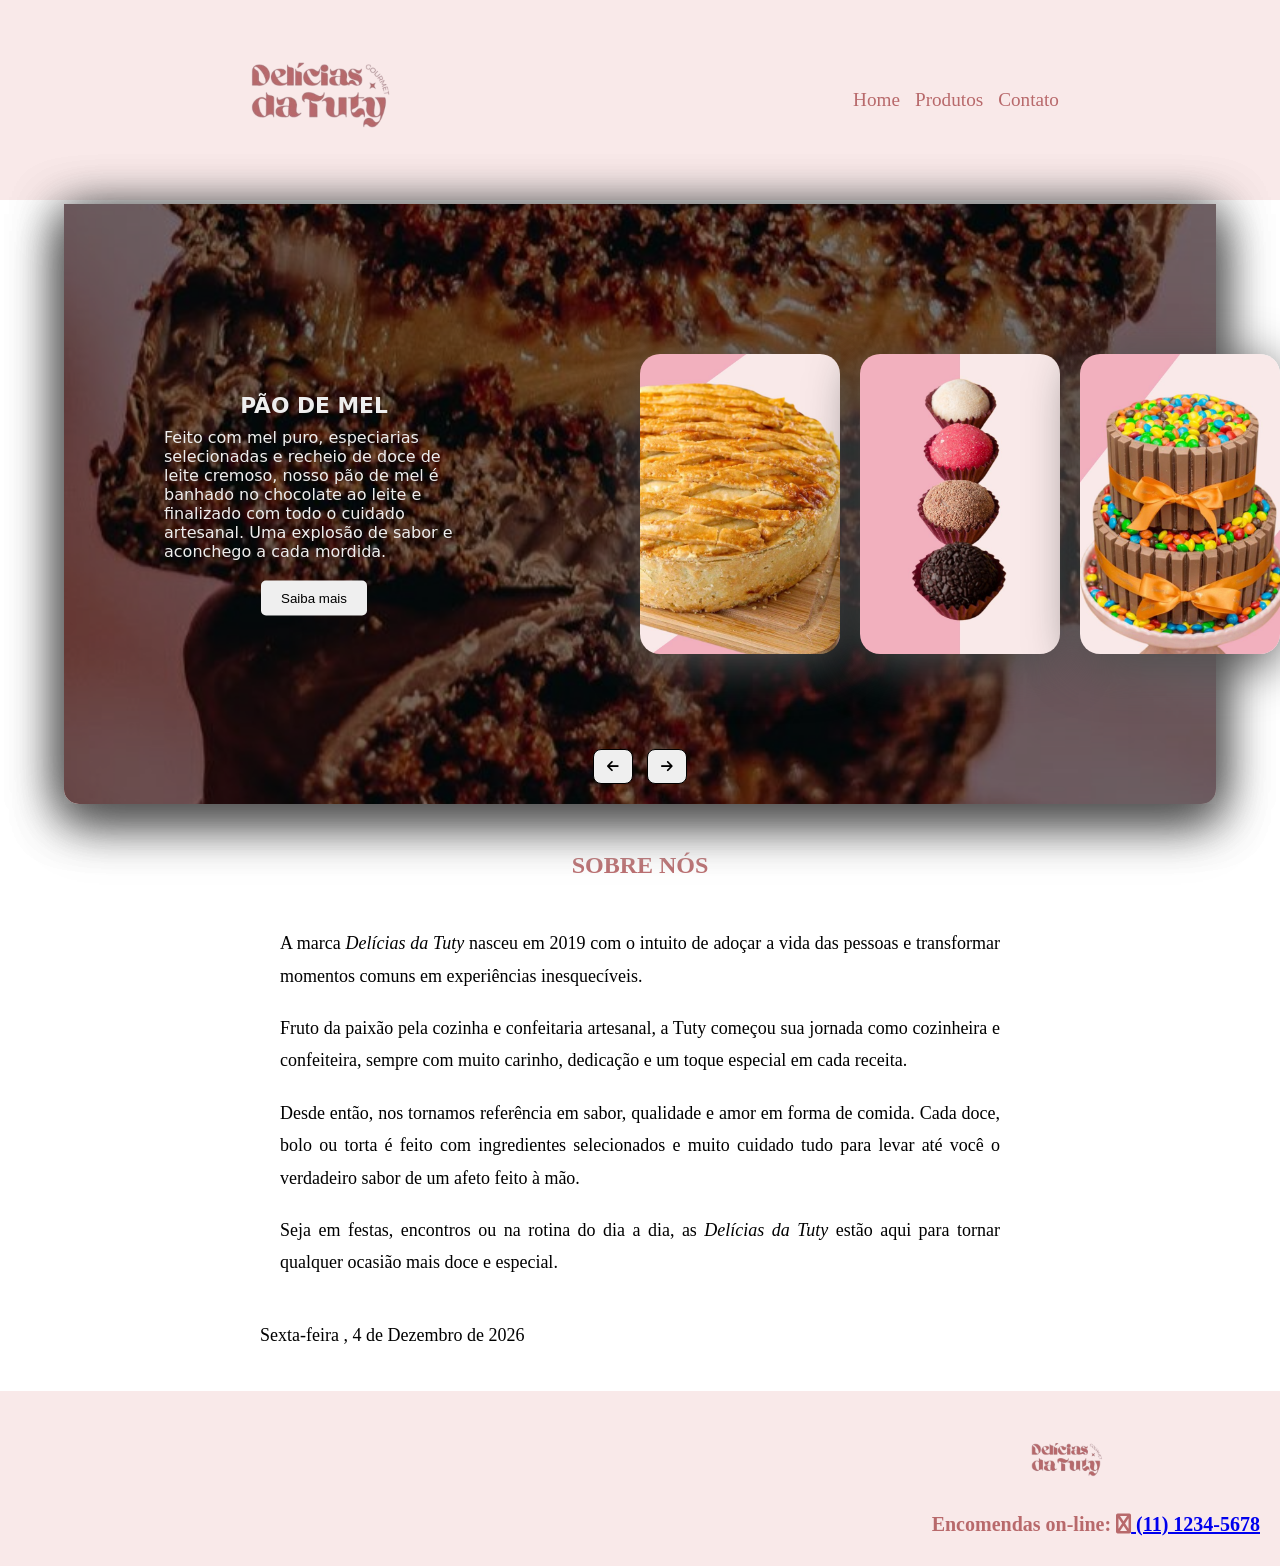
<file: pages/principal.html>
<!DOCTYPE html>
<html lang="pt">
<head>
    <meta charset="UTF-8">
    <link href="../css/principal.css" rel="stylesheet">
    <meta name="viewport" content="width=device-width, initial-scale=1.0">

    <!--Font Awesome CDN-->
    <link rel="stylesheet" href="https://cdnjs.cloudflare.com/ajax/libs/font-awesome/6.4.0/css/all.min.css" integrity="sha512-iecdLmaskl7CVkqkXNQ/ZH/XLlvWZOJyj7Yy7tcenmpD1ypASozpmT/E0iPtmFIB46ZmdtAc9eNBvH0H/ZpiBw==" crossorigin="anonymous" referrerpolicy="no-referrer" />

    <title>Delícias da Tuty</title>
    <script>
        // Definir arrays de dias e meses
        const dia = ["Domingo", "Segunda-feira", "Terça-feira", "Quarta-feira", "Quinta-feira", "Sexta-feira", "Sábado"];
        const mes = ["Janeiro", "Fevereiro", "Março", "Abril", "Maio", "Junho", "Julho", "Agosto", "Setembro", "Outubro", "Novembro", "Dezembro"];
        const data = new Date();

        // Inserir data no local desejado
        window.onload = function() {
            const dataElement = document.getElementById("data-atual");
            dataElement.innerHTML = `${dia[data.getDay()]} , ${data.getDate()} de ${mes[data.getMonth()]} de ${data.getFullYear()}`;
        }
                
    </script>
        </head>
        <header>
            <img src="../img/logo.png" title="Delícias da Tuty" class="logo" alt="Logo Delícias da Tuty">
            
            <!-- Menu -->
            <nav>
                <ul>
                    <li><a href="#">Home</a></li>
                    <li><a href="#">Produtos</a></li>
                    <li><a href="#">Contato</a></li>
                </ul>
            </nav>
        </header>

        <body>

        <div class="container">
            <div class="slide">
            <!-- Imagem de slide / ITEM 1 -->
                <div class="item" style="background-image: url(../img/1.jpg);">
                    <div class="content">
                        <div class="nome">TORTA DE MORANGO</div>
                        <div class="des">Feita com massa leve e crocante, creme de baunilha suave e morangos frescos selecionados, nossa torta é finalizada com brilho natural e todo o carinho artesanal. Uma combinação perfeita de frescor, doçura e delicadeza em cada fatia.</div>
                        <button>Saiba mais</button>
                    </div>
                </div>
                <!-- Imagem de slide / ITEM 2 -->
                <div class="item" style="background-image: url(../img/2.jpg);">
                    <div class="content">
                        <div class="nome">PÃO DE MEL </div>
                        <div class="des">Feito com mel puro, especiarias selecionadas e recheio de doce de leite cremoso, nosso pão de mel é banhado no chocolate ao leite e finalizado com todo o cuidado artesanal. Uma explosão de sabor e aconchego a cada mordida.</div>
                        <button>Saiba mais</button>
                    </div>
                </div>

                <!-- Imagem de slide / ITEM 3 -->
                <div class="item" style="background-image: url(../img/3.jpg);">
                    <div class="content">
                        <div class="nome">TORTA DE FRANGO </div>
                        <div class="des">Feita com massa douradinha e leve, recheada com frango desfiado temperado no capricho, milho, ervilhas e um toque cremoso irresistível. Nossa torta é finalizada com uma cobertura delicada e assada até o ponto perfeito. Sabor caseiro, carinho em cada pedaço e aquele gostinho que abraça.</div>
                        <button>Saiba mais</button>
                    </div>
                </div>

                <!-- Imagem de slide / ITEM 4-->
                <div class="item" style="background-image: url(../img/4.jpg);">
                    <div class="content">
                        <div class="nome">DOCES </div>
                        <div class="des">Brigadeiro com sabor intenso de chocolate, beijinho feito com coco fresquinho e moranguinho com aquele rosinha que conquista só de olhar. Cada um é enrolado à mão com carinho, finalizado com açúcar ou confeitos e feito pra adoçar aniversários, encontros ou só um dia qualquer. </div>
                        <button>Saiba mais</button>
                    </div>
                </div>

                <!--Imagem de slide / ITEM 5-->
                <div class="item" style="background-image: url(../img/5.jpg);">
                    <div class="content">
                        <div class="nome">BOLOS DECORATIVOS</div>
                        <div class="des">Massa fofinha, recheio irresistível e uma decoração que encanta antes mesmo da primeira fatia. Nossos bolos são feitos sob medida para transformar momentos em memórias inesquecíveis — com flores, cores, temas e todo o carinho artesanal em cada detalhe. Perfeitos para aniversários, celebrações ou simplesmente para surpreender. </div>
                        <button>Saiba mais</button>
                    </div>
                </div>

            </div>
            
        <div class="button">
            <button class="prev"><i class="fa-solid fa-arrow-left"></i></button>
            <button class="next"><i class="fa-solid fa-arrow-right"></i></button>
        </div>
    </div>
    
    <script src="../js/principal.js"></script>

    <!-- Imagem de transição / cobertura -->
    <!-- <div class="cobertura">
        <img src="../img/cobertura.png" alt="Transição decorativa" class="imagem-full">
    </div> -->

    <!-- Sobre nós -->
    <section class="sobre_nos">
        <h2 class="titulo_sobrenos">SOBRE NÓS</h2>
        <section class="sobre_nos">
            <p>
                A marca <i>Delícias da Tuty</i> nasceu em 2019 com o intuito de adoçar a vida das pessoas e transformar momentos comuns em experiências inesquecíveis.
            </p>
            <p>
                Fruto da paixão pela cozinha e confeitaria artesanal, a Tuty começou sua jornada como cozinheira e confeiteira, sempre com muito carinho, dedicação e um toque especial em cada receita.
            </p>
            <p>
                Desde então, nos tornamos referência em sabor, qualidade e amor em forma de comida. Cada doce, bolo ou torta é feito com ingredientes selecionados e muito cuidado tudo para levar até você o verdadeiro sabor de um afeto feito à mão.
            </p>
            <p>
                Seja em festas, encontros ou na rotina do dia a dia, as <i>Delícias da Tuty</i> estão aqui para tornar qualquer ocasião mais doce e especial.
            </p>
        </section>
        <p id="data-atual"></p>
    </section>

    <!-- Rodapé do site -->
    <footer>
        <img src= "../img/logo.png" alt="logo" class="logo_footer"/>
        <p>Encomendas on-line: <a href="https://wa.me/5511"><i class="fa fa-whatsapp"></i> (11) 1234-5678</a></p>
    </footer>
</body>
</html>
</file>
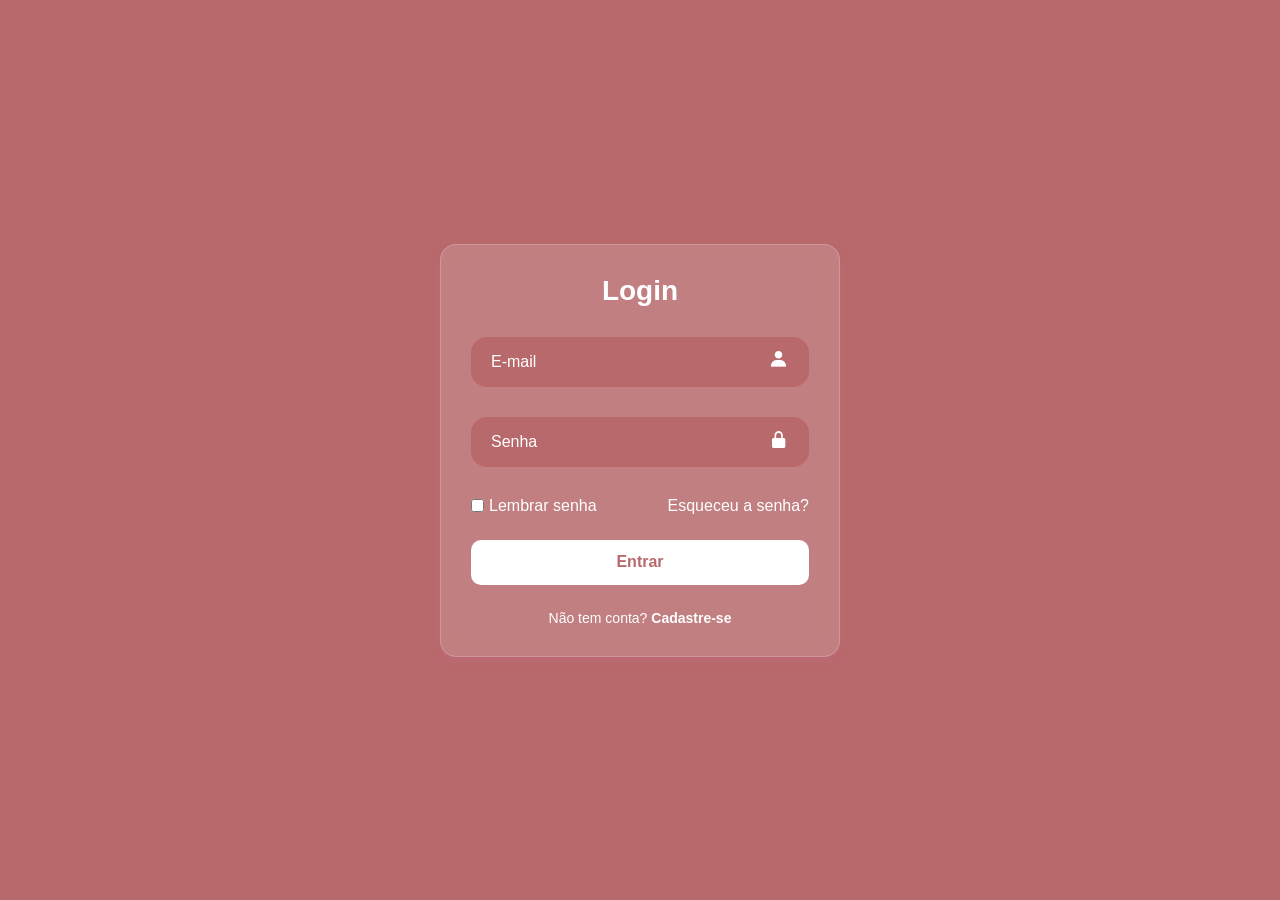
<file: Isa/pages/login.html>
<!DOCTYPE html>
<html lang="pt-br">
<head>
    <meta charset="UTF-8" />
    <meta name="viewport" content="width=device-width, initial-scale=1.0" />
    <link href="https://unpkg.com/boxicons@2.1.4/css/boxicons.min.css" rel="stylesheet" />
    <link rel="stylesheet" href="../css/login.css" />
    <title>Login</title>
</head>
<body>
  <div class="formulario">
        <h1>Login</h1>
        <form action="#">

        <div class="caixa-formulario">
            <input type="text" placeholder="E-mail" required />
            <i class='bx bxs-user'></i>
        </div>

        <div class="caixa-formulario">
            <input type="password" placeholder="Senha" required />
            <i class='bx bxs-lock-alt'></i>
        </div>

        <div class="caixa-senha-lembrar-esqueci">
            <label><input type="checkbox" /> Lembrar senha</label>
            <a href="#">Esqueceu a senha?</a>
        </div>

        <button type="submit">Entrar</button>

        <div class="link-registro">
            <p>Não tem conta? <a href="#">Cadastre-se </a></p>
        </div>
    </form>
  </div>
</body>

</html>
</file>
<file: Debora/css/global.css>
@import url('https://fonts.googleapis.com/css2?family=Cormorant+Garamond:ital,wght@0,400;0,700;1,400&family=Italiana&display=swap');

/* Estilização do BODY do site */
body {
    margin: 0;
    border: 0;
    font-optical-sizing: auto;
    font-weight: normal;
    font-style: normal;
}

/* Estilização da Logo*/
.logo {
    width: 12%;
    margin: 2px 2px -20px 10px;
}

/* Estilização do Header*/
header {
    background-color: #f9e9e9;
    position: relative;
}

/* Estilização da DIV do header*/
.divHeader {
    display: flex;
    justify-content: space-between;
    align-items: center;
    padding: 4px 10px;
    height: 150px;
}

/* Estilização do MENU do site*/
nav {
    font-family: 'Italiana', serif;
    font-style: bold;
    font-size: large;
    top: 70px;
    right: 0;
    display: inline;
}

nav li {
    font-family: 'Italiana', serif;
    font-style: bold;
    font-size: large;
    display: flex;
    color: #b8696b;
    font-size: 20px;
    margin-right: 50px;
}

nav ul {
    display: flex;
    gap: 12px;
    list-style: none;
    margin: 0;
    padding: 0;
    align-items: center;
}

nav ul li {
    display: flex;
    align-items: center;
}

/* Campo de busca com ícone */
.group {
    display: flex;
    line-height: 28px;
    align-items: center;
    position: relative;
    max-width: 190px;
}

.input {
    width: 100%;
    height: 40px;
    line-height: 28px;
    padding: 0 1rem;
    padding-left: 2.5rem;
    border: 2px solid transparent;
    border-radius: 8px;
    outline: none;
    background-color: #f3f3f4;
    color: #815253e5;
    transition: .3s ease;
}

.input::placeholder {
    color: #9e9ea7;
}

.input:focus, .input:hover {
    outline: none;
    border-color: #b8696b;
    background-color: #fff;
    box-shadow: 0 0 0 4px rgb(234 76 137 / 10%);
}

.icon {
    position: absolute;
    left: 1rem;
    fill: #9e9ea7;
    width: 1rem;
    height: 1rem;
}

/* Estilização dos botões do menu*/
.botao {
    outline: 0 !important;
    border: 0 !important;
    border-radius: 50%;
    background-color: transparent;
    display: flex;
    align-items: center;
    justify-content: center;
    color: #b8696b;
    transition: all ease-in-out 0.3s;
    cursor: pointer;
}

.botao:hover {
    transform: translateY(-3px);
}

nav a {
    text-decoration: none;
    color: inherit;
}

/* Estilização geral dos Modais (incluindo o do carrinho)*/
.modal {
    display: none; /* Escondido por padrão */
    position: fixed; /* Fixa na tela */
    z-index: 9999;
    left: 0;
    top: 0;
    width: 100%;
    height: 100%;
    overflow: auto;
    background-color: rgba(0,0,0,0.7); /* Fundo semi-transparente */
    display: flex; /* Para centralizar o conteúdo */
    justify-content: center; /* Centraliza horizontalmente */
    align-items: center; /* Centraliza verticalmente */
}

.modal-content {
    background: #fff;
    padding: 20px;
    width: 90%;
    max-width: 500px; /* Largura máxima para modais */
    font-family: 'Cormorant Garamond', serif;
    font-style: bold;
    font-size: large;
    border-radius: 12px;
    text-align: center;
    position: relative; /* Para posicionar o botão de fechar */
    box-shadow: 0 4px 8px rgba(0, 0, 0, 0.2); /* Sombra para destacar */
}

.modal h2 {
    font-family: 'Italiana', serif;
    font-style: bold;
    clear: left;
    text-align: center;
    color: #b8696b;
    margin: 10px 0;
}

.fechar {
    position: absolute;
    right: 15px;
    top: 10px;
    font-size: 28px;
    cursor: pointer;
    color: #aaa;
}

.fechar:hover {
    color: black;
}


/* Estilização do Carrinho*/
#lista-carrinho {
    margin-top: 20px;
    text-align: center;
}

#lista-carrinho div {
    display: flex;
    justify-content: space-between;
    align-items: center; /* Alinha itens verticalmente */
    margin-bottom: 10px;
    padding: 5px 0; /* Adiciona um pouco de padding */
    border-bottom: 1px solid #eee; /* Linha divisória para os itens */
}

#lista-carrinho div:last-child {
    border-bottom: none; /* Remove a linha do último item */
}

#lista-carrinho button {
    background: #b8696b;
    border: none;
    color: white;
    padding: 4px 8px;
    border-radius: 4px;
    cursor: pointer;
    font-size: 0.9em; /* Tamanho da fonte do botão remover */
}

#lista-carrinho button:hover {
    background-color: #984f51; /* Efeito hover */
}

#total-carrinho {
    text-align: right;
    font-size: 1.3em; /* Um pouco maior */
    font-weight: bold;
    margin-top: 20px;
    padding-top: 10px; /* Espaço em cima */
    border-top: 1px solid #ddd; /* Linha para separar do total */
}

/* Estilização do botão Finalizar Compra no carrinho*/
.btn-finalc {
    cursor: pointer;
    display: block;
    margin: 20px auto 0 auto;
    position: relative;
    align-items: center;
    padding: 10px 24px;
    font-size: 18px;
    color: #b8696b;
    border: 2px solid #b8696b;
    border-radius: 34px;
    background-color: transparent;
    font-weight: 600;
    transition: all 0.3s cubic-bezier(0.23, 1, 0.320, 1);
    overflow: hidden;
    width: 300px;
    height: 50px;
}

.btn-finalc::before {
    content: '';
    position: absolute;
    inset: 0;
    margin: auto;
    width: 100px;
    height: 80px;
    border-radius: inherit;
    scale: 0;
    z-index: -1;
    background-color: #b8696b;
    transition: all 0.6s cubic-bezier(0.23, 1, 0.320, 1);
}

.btn-finalc:hover::before {
    scale: 3;
}

.btn-finalc:hover {
    color: #f9e9e9;
    scale: 1.1;
    box-shadow: 0 0px 20px #5f393a;
}

.btn-finalc:active {
    scale: 1;
}

/* Estilização do rodapé*/
footer {
    background-size: cover;
    background-position: center;
    background-color: #b8696b;
    padding-top: 80px;
    position: relative;
    text-align: center;
    color: white;
    margin-top: 100px;
}

.logo_rodape {
    position: absolute;
    top: -300px; /*sobe o cículo*/
    left: 50%;
    transform: translate(-50%);
    width: 120px;
    height: 120%;
    border-radius: 50%;
    display: flex;
    align-items: center;
    justify-content: center;
}

.logo_rodape img {
    width: 1500%;
}

.conteudo_footer {
    padding-top: 40px;
}

.footer_menu a {
    color: white;
    margin: 0 10px;
    text-decoration: none;
}

.flag {
    width: 30px;
}

.social_icons {
    display: flex;
    justify-content: center;
    gap: 20px;
    margin-top: 20px;
    margin-bottom: 20px;
}

.social_icons a {
    color: white;
    font-size: 24px;
    transition: color 0.3s;
}

.social_icons a:hover {
    color: rgb(197, 171, 171);
}

.copyright {
    text-decoration: none;
    color: white;
    font-family: 'Cormorant Garamond', serif;
    font-style: bold;
}
</file>
<file: Debora/css/style.css>
/* Carrossel */
.carousel {
  position: relative;
  width: 100%;
  height: 75vh; /* altura fixa */
  overflow: hidden;
}

.carousel-inner {
  display: flex;
  width: 500%;
  height: 100%;
  transition: transform 1s ease-in-out;
  gap: 0;
  will-change: transform;
  backface-visibility: hidden;
}

.carousel-item {
  position: relative;
  min-width: 100%;
  height: 100%;
  margin: 0;
  padding: 0;
  box-sizing: border-box;
}

.carousel-item img {
  width: 100%;
  height: 100%;
  object-fit: cover;
  object-position: center;
  display: block;
}

/* Estilização da section queridinhos*/
.titulo3 {
  font-family: 'Italiana', serif;
  font-style: bold;
  clear: left;
  text-align: center;
  color: #b8696b;
  margin: 10px 0; /* Ajustado para margem vertical */
}

.titulo1 {
  font-family: 'Italiana', serif;
  font-style: bold;
  text-align: center;
  width: 100%;
  margin-bottom: 20px;
  color: #b8696b;
}

.queridinhos {
  background-color: #f9e9e9;
  padding: 60px 0;
}

/* Cards QUERIDINHOS*/
.container {
  display: grid;
  grid-template-columns: repeat(3,1fr);
  gap: 40px;
  place-items: center;
  flex-wrap: wrap; 
  margin: auto;
  width: 70vw;
  align-items: stretch;
}

/* Estilização dos cards*/
.card {
  background: #000000;
  width: 280px;
  border-radius: 10px;
  box-shadow: 0 4px 8px rgba(204, 203, 203, 0.2);
  padding: 20px;
  text-align: center;
  font-family: 'Cormorant Garamond', serif;
  font-style: bold;
  font-size: 1.2rem;
  transition: transform 0.3s ease-in-out;
  color: white;
  height: 420px;
}
.card:hover {
  transform: scale(1.05);
}
.card img {
  width: 100%;
  height: 180px;
  object-fit: cover;
  border-radius: 10px;
}

.card h2 {
  font-family: 'Italiana', serif;
  font-style: bold;
  clear: left;
  text-align: center;
  color: #b8696b;
  margin: 10px 0;
}

.preco {
  font-family: 'Cormorant Garamond', serif;
  font-style: bold;
  font-size: 1.5rem;
  color: green;
}

.card-btn {
  cursor: pointer;
  position: relative;
  padding: 10px 24px;
  font-size: 18px;
  color: #b8696b;
  border: 2px solid #b8696b;
  border-radius: 34px;
  background-color: transparent;
  font-weight: 600;
  transition: all 0.3s cubic-bezier(0.23, 1, 0.320, 1);
  overflow: hidden;
}

.card-btn::before {
  content: '';
  position: absolute;
  inset: 0;
  margin: auto;
  width: 80px;
  height: 80px;
  border-radius: inherit;
  scale: 0;
  z-index: -1;
  background-color: #b8696b;
  transition: all 0.6s cubic-bezier(0.23, 1, 0.320, 1);
}

.card-btn:hover::before {
  scale: 3;
}

.card-btn:hover {
  color: #f9e9e9;
  scale: 1.1;
  box-shadow: 0 0px 20px #5f393a;
}

.card-btn:active {
  scale: 1;
}

/* Estilização da sessão SOBRE NÓS*/
.sobre_nos {
  text-align: justify;
  font-size: large;
  width: 80%;
  margin-left: 10%;
  align-items: center;
  color: black;
  margin-top: 30px;
  margin-bottom: 150px;
}

.sobre_nos p {
  text-align: center;
  font-family: 'Cormorant Garamond', serif;
  font-style: bold;
  font-size: 1.5rem;
}
</file>
<file: Debora/css/style_cadastro.css>
@import url('https://fonts.googleapis.com/css2?family=Cormorant+Garamond:ital,wght@0,400;0,700;1,400&family=Italiana&display=swap');
* {
    padding: 0;
    margin: 0;
    box-sizing: border-box;
    font-family: 'Italiana', serif;
    font-style: bold;
    font-size: large;
}

body {
    width: 100%;
    height: 100vh;
    display: flex;
    justify-content: center;
    align-items: center;
    background: #b8696b;
}

h1 {
    font-size: 1.5rem;
}

.login-button button {
    width: 4.0rem;
    font-size: 0.75rem;
}

.container {
    width: 80%;
    height: 70vh;
    display: flex;
    box-shadow: 5px 5px 10px rgba(0, 0, 0, .212);
}

.form-image {
    width: 50%;
    display: flex;
    justify-content: center;
    align-items: center;
    background-color: #f9e9e9;
    padding: 3rem;
}

.form-image img {
    width: 80rem;
}

.form {
    width: 50%;
    display: flex;
    justify-content: center;
    align-items: center;
    flex-direction: column;
    background-color: #fff;
    padding: 3rem;
}

.form-header {
    margin-bottom: 3rem;
    display: flex;
    justify-content: space-between;
}

.login-button {
    display: flex;
    align-items: center;
}

.login-button button {
    border: none;
    background-color: #b8696b;
    border-radius: 5px;
    cursor: pointer;
}

.login-button button a {
    text-decoration: none;
    font-weight: 500;
    color: #fff;
}

.form-header h1::after {
    content: '';
    display: block;
    width: 5rem;
    height: 0.3rem;
    background-color: #b8696b;
    margin: 0 auto;
    position: absolute;
    border-radius: 10px;
}

.input-group {
    display: flex;
    flex-wrap: wrap;
    gap: 2rem;
}

.input-box {
    display: flex;
    flex-direction: column;
    margin-bottom: 1.1rem;
    flex: 1 1 45%; /* Dois campos por linha com margem */
}

.input-box input {
    margin: 0.6rem 0;
    padding: 0.8rem 1.2rem;
    border: none;
    border-radius: 10px;
    box-shadow: 1px 1px 6px #0000001c;
    width: 17rem;
}

.input-box input:hover {
    background-color: #eeeeee75;
}

.input-box input:focus-visible {
    outline: 1px solid #b8696b;
}

.input-box label,
.gender-title h6 {
    font-size: 1.0rem;
    font-weight: 600;
    color: #000000c0;
}

.input-box input::placeholder {
    color: #000000be;
}

.gender-group {
    display: flex;
    justify-content: space-between;
    margin-bottom: 0.62rem;
    padding: 0 0.5rem;
}

.gender-input {
    display:flex;
    align-items: center;
}

.gender-input input {
    margin-right: 0.35rem;
}

.gender-input label {
    font-size: 0.81rem;
    font-weight: 600;
    color: #000000c0;
}

.continue-button button {
    width: 100%;
    margin-top: 2.5rem;
    border: none;
    background-color: #b8696b;
    padding: 0.62rem;
    border-radius: 5px;
    cursor: pointer;
}

.continue-button button:hover {
    background-color: #7a4647;
}

.continue-button button a {
    text-decoration: none;
    font-size: 0.93rem;
    font-weight: 500;
    color: #fff;
}

.chk {
    display: flex;
}

@media screen and (max-width: 1890px) {
    .container {
        width: 90%;
        height: auto;
    }
    .input-group {
        flex-direction: column;
        overflow-y: scroll;
        flex-wrap: nowrap;
        max-height: 10rem;
        padding-right: 5rem;
    }
    .gender-inputs {
        margin-top: 2rem;
    }
    .gender-group {
        flex-direction: column;
    }
    .gender-input {
        margin-top: 0.5rem;
    }
}

@media screen and (max-width: 1000px) {
    .form-image {
        display: none;
    }

    .container {
        width: 75%;
    }
    .form {
        width: 100%;
    }
}
</file>
<file: Debora/css/style_checkout.css>
@import url('https://fonts.googleapis.com/css2?family=Cormorant+Garamond:ital,wght@0,400;0,700;1,400&family=Italiana&display=swap');

body {
    font-family: 'Cormorant Garamond', serif;
    font-style: bold;
    font-size: large;
    display: flex;
    justify-content: center;
    align-items: center;
    min-height: 100vh;
    background-color: #f9e9e9;
    margin: 0;
    padding: 20px;
    box-sizing: border-box;
    text-align: center;
}

.checkout-container {
    background-color: #ffffff;
    padding: 40px;
    border-radius: 8px;
    box-shadow: 0 4px 15px rgba(0, 0, 0, 0.1);
    max-width: 650px;
    width: 100%;
}

.checkout-container h1 {
  font-family: 'Italiana', serif;
  font-style: bold;
  clear: left;
  text-align: center;
  color: #b8696b;
  margin: 10px 0;
}

.checkout-container p {
    font-family: 'Cormorant Garamond', serif;
    font-style: bold;
    font-size: 1.5rem;
    color: #555;
    margin-bottom: 30px;
}

button {
  font-family: 'Cormorant Garamond', serif;
  font-style: bold;
  font-size: large;
  cursor: pointer;
  display: block;
  margin: 20px auto 0 auto;
  position: relative;
  align-items: center;
  padding: 10px 24px;
  font-size: 18px;
  color: #b8696b;
  border: 2px solid #b8696b;
  border-radius: 34px;
  background-color: transparent;
  font-weight: 600;
  transition: all 0.3s cubic-bezier(0.23, 1, 0.320, 1);
  overflow: hidden;
  width: 300px;
  height: 50px;
}

button::before {
  content: '';
  position: absolute;
  inset: 0;
  margin: auto;
  width: 100px;
  height: 80px;
  border-radius: inherit;
  scale: 0;
  z-index: -1;
  background-color: #b8696b;
  transition: all 0.6s cubic-bezier(0.23, 1, 0.320, 1);
}

button:hover::before {
  scale: 3;
}

button:hover {
  color: #f9e9e9;
  scale: 1.1;
  box-shadow: 0 0px 20px #5f393a;
}

button:active {
  scale: 1;
}

a {
    text-decoration: none;
    color: #b8696b;
}

a:hover {
    color: #f9e9e9;
}
</file>
<file: Debora/css/style_contatos.css>
@import url('https://fonts.googleapis.com/css2?family=Cormorant+Garamond:ital,wght@0,400;0,700;1,400&family=Italiana&display=swap');

main{
    flex:1;
}

/* Estilização BODY do site */
body {
  width: 100%;
  margin: 0;
  border: 0;
  font-family: 'Italiana', serif;
  font-style: bold;
  font-size: large;
  background-color: #f5f7fa;
  display:flex;
  flex-direction: column;
  min-height: 100vh; 
}

/* Estilização do header do site */
.logo {
  width: 12%;
  margin: 2px 2px -20px 10px;
}

header {
  background-color: #f9e9e9;
  position: relative;
}

/*Estilização da DIV do header*/
.divHeader {
  display: flex;
  justify-content: space-between;
  align-items: center;
  padding: 4px 10px;
  height: 150px;
}

/*Estilização do MENU do site*/
nav {
  font-family: 'Italiana', serif;
  font-style: bold;
  font-size: 4.0rem;
  /*position: absolute;*/
  top: 70px;
  right: 0;
  display: inline;
}

nav li {
  font-family: 'Italiana', serif;
  font-style: bold;
  font-size: 3.5rem;
  display: flex;
  color: #b8696b;
  font-size: 20px;
  margin-right: 50px;
}

nav ul {
  display: flex;
  gap: 12px;
  list-style: none;
  margin: 0;
  padding: 0;
  align-items: center;
}

nav ul li {
  display: flex;
  align-items: center;
}

  
  /* Campo de busca com ícone */
  .group {
  display: flex;
  align-items: center;
  background: #fff;
  border: 1px solid #a05b5b;
  border-radius: 6px;
  padding: 4px 8px;
  }
  
  .group .icon {
  width: 18px;
  height: 18px;
  fill: #a05b5b;
  margin-right: 5px;
  }
  
  .group .input {
  border: none;
  outline: none;
  font-size: 14px;
  }
  /*estiliação de Produtos*/
  .produtos {
    align-items: left;
  }

/*botão COMPRE AQUI*/
  .btncompra{
  position: relative;
  display: inline-block;
  margin: 15px;
  padding: 15px 30px;
  text-align: center;
  font-size: 18px;
  letter-spacing: 1px;
  text-decoration: none;
  color: #b8696b;
  background: transparent;
  cursor: pointer;
  transition: ease-out 0.5s;
  border: 2px solid #d18e9059;
  border-radius: 10px;
  box-shadow: inset 0 0 0 0 #b8696b;
  }
  
  .btncompra:hover {
  color: #f9e9e9;
  box-shadow: inset 0 -100px 0 0 #b8696b;
  }
  
  .btncompra:active {
  transform: scale(0.9);
  }
  
/*barra de PESQUISA*/
.group {
  display: flex;
  line-height: 28px;
  align-items: center;
  position: relative;
  max-width: 190px;
   }
   
.input {
  width: 100%;
  height: 40px;
  line-height: 28px;
  padding: 0 1rem;
  padding-left: 2.5rem;
  border: 2px solid transparent;
  border-radius: 8px;
  outline: none;
  background-color: #f3f3f4;
  color: #815253e5;
  transition: .3s ease;
   }
   
.input::placeholder {
  color: #9e9ea7;
   }
   
   .input:focus, input:hover {
  outline: none;
  border-color: black;
  background-color: #fff;
  box-shadow: 0 0 0 4px rgb(234 76 137 / 10%);
   }
   
   .icon {
  position: absolute;
  left: 1rem;
  fill: #9e9ea7;
  width: 1rem;
  height: 1rem;
   }
  
/*Estiliazção dos botões do menu*/
.botao {
  outline: 0 !important;
  border: 0 !important;
  border-radius: 50%;
  background-color: transparent;
  display: flex;
  align-items: center;
  justify-content: center;
  color:#b8696b;
  transition: all ease-in-out 0.3s;
  cursor: pointer;
}

.botao:hover {
  transform: translateY(-3px);
}

nav a {
  text-decoration: none;
  color: inherit;
}

/* Título */
.contatos-titulo {
  font-size: 40px;
  font-weight: bold;
  color: #b8696b;
  list-style: none;
  font-family: 'Italiana', serif;
  font-style: bold;
  text-align: center;
  padding: 0;
  margin: 30px 0;
}

/* TEXTO TELA DE CONTATOS */
.texto-contatos {
  font-family: 'Cormorant Garamond', serif;
  font-style: bold;
  padding-left: 3%;
  text-align: center;
  font-size: 18px;
  line-height: 1.5;
  max-width: 70%;
  width: 75vw;
  margin: 20px auto 40px auto;
}

/* TEXTO TELA DE FORMULÁRIO */
.texto-formulario {
  font-family: 'Cormorant Garamond', serif;
  font-style: bold;
  padding-left: 3%;
  text-align: center;
  font-size: 18px;
  line-height: 1.5;
  max-width: 100%;
  width: 75vw;
  margin: 20px auto 40px auto;
}

#formulario {
  background-color: #b8696b; /* mantém a cor vermelha */
  border-radius: 10px;
  box-shadow: 0 5px 20px rgba(7, 26, 61, 0.2);
  padding: 40px 5%;
  max-width: 900px;
  margin: 50px auto;
  color: white;
  display: flex;
  flex-direction: column;
  gap: 20px;
  z-index: 1;
  position: relative;
}

/* TEXTOS DO FORMULÁRIO */
#formulario label,
#formulario legend,
#formulario .texto-contatos {
  color: white;
  font-size: 20px;
  margin-bottom: 10px;
}

/* FIELDSET */
fieldset {
  border: 2px solid white;
  border-radius: 8px;
  padding: 30px 5%;
  margin-bottom: 20px;
  box-sizing: border-box;
}

/* CAMPOS PADRÃO */
.input-padrao,
textarea,
select {
  width: 100%;
  max-width: 100%;
  padding: 14px 20px;
  margin-bottom: 20px;
  border: none;
  border-radius: 8px;
  background-color: white;
  color: black;
  font-family: inherit;
  font-size: 20px;
  box-sizing: border-box;
}

.input-padrao:focus {
  border-color: #d4a373;
  outline: none;
  box-shadow: 0 0 0 3px rgba(212, 163, 115, 0.2);
}

.radio-group {
  margin: 15px 0;
}

.radio-group label {
  display: inline;
  margin-right: 15px;
  color: white;
}

.chk {
  margin: 10px 0;
  display: flex;
  align-items: center;
  color: white;
}

.chk input {
  margin-right: 10px;
  transform: scale(1.2);
  margin: 0 40px; /* centraliza */
}

.checkbox-grid {
  display: grid;
  grid-template-columns: repeat(3, 1fr); /* 3 colunas */
  gap: 1rem;
  justify-items: start; /* alinha à esquerda */
}

select.input-padrao {
  background-color: white;
  color: #b8696b;
    
}

/*Estização da div Alinhamento*/
.alinhamento {
  display: flex;
  gap: 1rem; /* espaçamento entre os campos */
  flex-wrap: wrap; /* quebra em telas pequenas */
}

.alinhamento label {
  display: flex;
  flex-direction: column;
  flex: 1; /* todos ocupam o mesmo espaço */
  min-width: 150px;  /*pra não ficarem muito apertados */
}

/* BOTÃO ENVIAR */
.enviar {
  display: block;
  margin: 0 auto;
  width: 200px; 
  padding: 12px 0;
  background-color: #f9e9e9;
  color: #b8696b;
  font-weight: bold;
  border: none;
  border-radius: 8px;
  cursor: pointer;
  font-size: 18px;
  box-shadow: 0 4px 10px rgba(0, 0, 0, 0.1);
  transition: 0.3s;
}

.enviar:hover {
  background-color: #f0f0f0;
  transform: scale(1.05);
}

/* Div do retorno do formulário */
.divRetorno {
  display: none;
  margin: 20px auto;
  padding: 15px;
  background-color: #f9e9e9;
  border-left: 4px solid #b8696b;
  max-width: 80%;
  text-align: center;
}

.divRetorno p {
  font-size: 24px;
  margin: 0;
}


/*Estilizaçâo do footer*/
footer {
  background-size: cover;
  background-position: center;
  background-color: #b8696b;
  padding-top: 80px;
  position: relative;
  text-align: center;
  color: white;
  margin-top: 50px;
}
.logo_rodape {
  position: absolute;
  top: -300px; /*sobe o cículo*/
  left: 50%;
  transform: translate(-50%);
  width: 120px;
  height: 120%;
  border-radius: 50%;
  display: flex;
  align-items: center;
  justify-content: center;
}

.logo_rodape img{
  width: 1500%;
  z-index: 5;
}

.conteudo_footer {
  padding-top: 40px;
}

.footer_menu a {
  color: white;
  margin: 0 10px;
  text-decoration: none;
  font-size: 1.0rem;
}

.flag {
  width: 30px;
}

.social_icons {
  display: flex;
  justify-content: center;
  gap: 20px;
  margin-top: 20px;
  margin-bottom: 20px;
}

.social_icons a {
  color: white;
  font-size: 24px;
  transition: color 0,3s;
}

.social_icons a:hover {
  color: rgb(197, 171, 171);
}

.copyright {
  text-decoration: none;
  font-family: 'Cormorant Garamond', serif;
  font-style: bold;
}

/* Responsividade */
@media (max-width: 768px) {
    .divHeader {
        width: 95%;
    }

    nav {
        position: static;
        text-align: center;
        margin-top: 15px;
    }

    .logo {
        width: 15%;
        display: block;
        margin: 10px auto;
    }

    fieldset {
        width: 85%;
        padding: 15px;
    }

    .enviar {
        width: 80%;
    }

    .logo_footer {
        width: 20%;
        margin-left: 75%;
    }

    .texto-contatos {
        width: 90vw;
        max-width: 90%;
    }
}
</file>
<file: Debora/css/style_login.css>
@import url('https://fonts.googleapis.com/css2?family=Cormorant+Garamond:ital,wght@0,400;0,700;1,400&family=Italiana&display=swap');

* {
    margin: 0;
    padding: 0;
    box-sizing: border-box;
    font-family: 'Italiana', serif;
    font-style: bold;
    font-size: large;
}

body {
    display: flex;
    justify-content: center;
    align-items: center;
    min-height: 100vh;
    overflow: hidden;
    position: relative;
    background-color: #b8696b;
}

.formulario {
    width: 400px;
    background-color: rgba(255, 255, 255, 0.15);
    border: 1px solid rgba(255, 255, 255, 0.20);
    backdrop-filter: blur(10px); 
    box-shadow: 0 4px 10px rgba(242, 112, 238, 0.082); /* Sombreamento */
    color:white;
    padding: 30px;
    border-radius: 16px;
}

.formulario h1 {
    font-size:28px;
    text-align: center;
    margin-bottom: 30px;
    font-weight: 600;  /*Grossura da fonte */
}

.caixa-formulario{
    position: relative;
    margin-bottom: 30px;
}
.caixa-formulario input{
    width: 100%;
    height: 50px;
    border: none;
    border-radius: 16px;
    outline:none;
    background-color: #fff;
    background-color: #b8696b;
    font-size: 16px;
     padding: 0 20px;
}

.caixa-formulario input::placeholder{
    color: #fff;
}

/* Icones. Posiciona dentro do caixa-formulario*/
.caixa-formulario i{
    position:absolute; 
    right: 20px;
    font-size: 20px;
    top:25%;
}

.caixa-senha-lembrar-esqueci{
    display: flex;
    align-items: center;
    justify-content: space-between;
    margin-bottom: 25px;
    font-size: 16px;
}

/* Label -> Descreve campo do formulário*/
.caixa-senha-lembrar-esqueci label {
    display: flex;
    align-items: center;
    gap: 5px;
}
.caixa-senha-lembrar-esqueci label input {
   accent-color: #b8696b;
}
    
.caixa-senha-lembrar-esqueci a{
    text-decoration: none;
    color:#fff
}

/*hover ->  usuário passa o mouse sobre um elemento e muda */
.caixa-senha-lembrar-esqueci a:hover{
    text-decoration: underline;
}

button{
    width: 100%;
    height: 45px;
    background-color: white;
    border:none;
    border-radius: 10px;
    outline: none;
    cursor: pointer;
    color: #b8696b;
    font-size: 16px;
    font-weight: 600;
    transition: all 0.3s;
}

button::hover {
    background-color: #b8696b;
    transform: translate(-5px);
}

.link-registro{
    text-align: center;
    margin-top: 25px;
    font-size: 14px;
}

.link-registro a {
    text-decoration: none;
    color:#fff;
    font-weight: bold;
}

.link-registro a:hover {
    text-decoration: underline;
}

a {
    text-decoration: none;
    color: #b8696b;
}
</file>
<file: Debora/css/style_pagamento.css>
@import url('https://fonts.googleapis.com/css2?family=Cormorant+Garamond:ital,wght@0,400;0,700;1,400&family=Italiana&display=swap');

/* Estilos gerais */
body {
  font-family: 'Cormorant Garamond', serif;
  font-style: bold;
  font-size: large;
  background-color: #b8696b;
  margin: 0;
  padding: 20px;
  color: white;
}

/* Título principal */
.titulo {
  font-family: 'Italiana', serif;
  font-style: bold;
  text-align: center;
  color: white;
  margin-bottom: 30px;
  font-size: 28px;
}

/* Formulário - Este é o container grid principal */
#pagamentos {
  max-width: 1000px;
  margin: 0 auto;
  background-color: white; /* Cor de fundo do formulário */
  padding: 25px;
  border-radius: 8px;
  box-shadow: 0 2px 10px #b8696b;
  display: grid;
  /* Define duas colunas: a primeira ocupa 2 unidades de fração, a segunda 1 unidade */
  grid-template-columns: 2fr 1fr;
  grid-gap: 20px; /* Espaçamento entre as células da grid */
}

/* RESUMO DO PEDIDO*/
.pedido {
  background-color: #b8696b;
  padding: 15px;
  border-radius: 5px;
  /* Posiciona o resumo na segunda coluna, abrangendo 3 linhas */
  grid-column: 2;
  grid-row: 1 / span 3; /* Vai da linha 1 e abrange 3 linhas */
  align-self: start; /* Alinha no início da célula (topo) */
  position: sticky; /* Mantém o resumo fixo ao rolar, se necessário */
  top: 20px; /* Distância do topo para o sticky */
  color: white;
}

/* Título do resumo */
.pedido h3 {
  text-align: center;
  margin-bottom: 15px;
  font-family: 'Italiana', serif;
  font-style: bold;
  border-bottom: 1px solid rgba(255, 255, 255, 0.5); /* Borda sutil */
  padding-bottom: 10px;
}

/* Estilo para cada item do resumo*/
.item-resumo-compra {
  display: flex;
  justify-content: space-between;
  margin-bottom: 8px;
  font-size: 0.9em;
  color: rgba(255, 255, 255, 0.9); /* Cor para os itens individuais */
}


.pedido p {
  display: flex;
  justify-content: space-between;
  margin: 10px 0;
  font-weight: bold;
}

.pedido p:last-child {
  border-top: 1px solid white;
  padding-top: 10px;
  font-size: 18px;
}

/* Estilo para os blocos de seleção de método (Cartão/PIX) */
.metodo-selecao {
    display: flex;
    align-items: center;
    margin-bottom: 20px;
    padding: 10px;
    border: 1px solid #b8696b;
    border-radius: 5px;
    background-color: #b8696b;
    color: white;
    /* Garante que o método de pagamento fique na primeira coluna */
    grid-column: 1;
}

.metodo-selecao input[type="radio"] {
    margin-right: 10px;
    width: 20px;
    height: 20px;
    accent-color: white; /* Mudar a cor do radio button para contrastar */
}

.metodo-selecao .label-metodo {
    font-weight: bold;
    font-size: 16px;
    cursor: pointer;
}

/* Regra para o fieldset do cartão, para que ele ocupe a primeira coluna */
#fieldset-cartao {
  font-family: 'Italiana', serif;
  font-style: bold;
  grid-column: 1; /* Garante que o fieldset do cartão fique na primeira coluna */
  border: 1px solid #b8696b;
  border-radius: 5px;
  padding: 20px;
  margin-bottom: 20px;
}

/* Regra para a informação do PIX, para que ela ocupe a primeira coluna */
#pix-info { /* ID para o div que contém a frase do PIX */
  font-family: 'Cormorant Garamond', serif;
  font-style: bold;
  font-size: large;
  grid-column: 1; /* Garante que a info do PIX fique na primeira coluna */
  margin-top: 15px;
  padding: 10px 15px;
  border-radius: 5px;
  background-color: white; /* O fundo da frase PIX volta a ser branco */
  color: black; /* O texto da frase PIX volta a ser preto */
  border: 1px solid #b8696b; /* Adiciona a borda similar aos outros elementos */
  display: flex;
  flex-direction: column;
  align-items: center;
  text-align: center;
}

#pix-info img {
  margin-top: 15px;
}

#pix-codigo {
  margin-top: 20px;
  font-size: 18px;
  font-family: 'Courier New', monospace;
  background-color: #f9f9f9;
  color: #333;
  padding: 12px 16px;
  border-radius: 8px;
  word-break: break-all;
  border: 1px dashed #b8696b;
  box-shadow: 0 2px 6px rgba(0,0,0,0.1);
  text-align: center;
  max-width: 100%;
}

legend {
  font-weight: bold;
  padding: 0 10px;
  color: #b8696b;
}

label {
  font-family: 'Cormorant Garamond', serif;
  font-style: bold;
  font-size: large;
  display: block;
  margin-top: 15px;
  margin-bottom: 5px;
  font-weight: bold;
  font-size: 14px;
  color: black;
  cursor: pointer;
}

input[type="text"],
select {
  font-family: 'Cormorant Garamond', serif;
  font-style: bold;
  font-size: large;
  width: 100%;
  padding: 10px;
  border: 1px solid #b8696b;
  border-radius: 4px;
  margin-bottom: 15px;
  font-size: 20px;
  box-sizing: border-box;
  color: black; /* Garante que o texto digitado seja preto */
}

input[type="text"]::placeholder {
    color: #aaa; /* Cor do placeholder */
}

input[type="text"]:focus,
select:focus {
    outline: none;
    border-color: #b8696b;
    box-shadow: 0 0 0 2px rgba(184, 105, 107, 0.5); 
}

/* Linha dupla para campos lado a lado */
.linha-dupla {
    display: flex;
    gap: 15px;
    margin-bottom: 15px;
}

.linha-dupla .campo {
    flex: 1;
    display: flex;
    flex-direction: column;
}

/* Botões */
.botoes {
  display: flex;
  gap: 20px;
  margin-top: 20px;
  grid-column: 1 / span 2;
  justify-content: center; /* Centraliza os botões */
}

/* Botão Finalizar Compra */
.btn-finalizar {
  font-family: 'Cormorant Garamond', serif;
  font-style: bold;
  font-size: large;
  cursor: pointer;
  display: block;
  margin: 20px auto 0 auto;
  position: relative;
  align-items: center;
  padding: 10px 24px;
  font-size: 18px;
  color: #b8696b;
  border: 2px solid #b8696b;
  border-radius: 34px;
  background-color: transparent;
  font-weight: 600;
  transition: all 0.3s cubic-bezier(0.23, 1, 0.320, 1);
  overflow: hidden;
  width: 200px;
  height: 50px;
}

.btn-finalizar::before {
  content: '';
  position: absolute;
  inset: 0;
  margin: auto;
  width: 80px;
  height: 80px;
  border-radius: inherit;
  scale: 0;
  z-index: -1;
  background-color: #b8696b;
  transition: all 0.6s cubic-bezier(0.23, 1, 0.320, 1);
}

.btn-finalizar:hover::before {
  scale: 3;
}

.btn-finalizar:hover {
  color: #f9e9e9;
  scale: 1.1;
  box-shadow: 0 0px 20px #5f393a;
}

.btn-finalizar:active {
  scale: 1;
}

/* Botão Voltar ao Menu */
.btn-menu {
  font-family: 'Cormorant Garamond', serif;
  font-style: bold;
  font-size: large;
  cursor: pointer;
  display: block;
  margin: 20px auto 0 auto;
  position: relative;
  align-items: center;
  padding: 10px 24px;
  font-size: 18px;
  color: #b8696b;
  border: 2px solid #b8696b;
  border-radius: 34px;
  background-color: transparent;
  font-weight: 600;
  transition: all 0.3s cubic-bezier(0.23, 1, 0.320, 1);
  overflow: hidden;
  width: 300px;
  height: 50px;
}

.btn-menu::before {
  content: '';
  position: absolute;
  inset: 0;
  margin: auto;
  width: 100px;
  height: 80px;
  border-radius: inherit;
  scale: 0;
  z-index: -1;
  background-color: #b8696b;
  transition: all 0.6s cubic-bezier(0.23, 1, 0.320, 1);
}

.btn-menu:hover::before {
  scale: 3;
}

.btn-menu:hover {
  color: #f9e9e9;
  scale: 1.1;
  box-shadow: 0 0px 20px #5f393a;
}

.btn-menu:active {
  scale: 1;
}

/* Media Queries para responsividade*/
@media (max-width: 768px) {
  #pagamentos {
    grid-template-columns: 1fr; /* Em telas menores, uma única coluna */
    padding: 15px;
  }

    /* Redefine a posição dos elementos para a única coluna */
  .pedido,
  .metodo-selecao,
  #fieldset-cartao,
  #pix-info {
    grid-column: 1;
    grid-row: auto; /* Deixa as linhas automáticas */
  }

  .botoes {
    flex-direction: column; /* Botões um abaixo do outro */
    gap: 15px;
  }

  button {
    width: 100%; /* Botões ocupam a largura total em telas pequenas */
    max-width: none;
  }
}
</file>
<file: css/principal.css>
/* Estilização do BODY do site */
* {
    padding: 0;
    margin: 0;
    box-sizing: border-box;
}

body {
    border: none;
    font-family: "Ahsing";
    font-optical-sizing: auto;
    font-weight: normal; /* Ajuste do valor 'font-weight' */
    font-style: normal;
    background: fixed;
    overflow-x: hidden;
}

header {
    background-color: #f9e9e9;
    margin: 0;
    padding: 5px;
    display: inline-flex;
    width: 100vw;
    height: 200px;
    align-items: center;
    justify-content: space-around;
}

header img {
    height: 200px;
    width: fit-content !important;
    /* background-color: red; */
}

header nav {
    
}

header nav ul {
    list-style: none;
    display: inline-flex;
    font-size: 1.5vw;
    gap: 15px;
}

header nav ul li a {
    color: #b8696b;
    font-family: "Ahsing";
    text-decoration: none;
}

header nav ul li a:hover {
    text-decoration: underline;
}


/*Estilização slide (Itens)*/
*{
    margin: 0;
    padding: 0;
}

.container{
    width: 90%;
    height: 600px;
    margin: auto;
    position: relative;
    background: #f5f5f5;
    box-shadow: 0 30px 50px #dbdbdb;
    /* overflow: hidden; */
}

.container .slide .item{
    width: 200px;
    height: 300px;
    position: absolute;
    top: 50%;
    transform: translate(0, -50%);
    border-radius: 20px;
    box-shadow: 0 10px 50px #505050;
    background-position: 50% 50%;
    background-size: cover;
    display: inline-block;
    transition: 0.5s;
}


.item::before {
    content: "";
    position: absolute;
    inset: 0;
    background: transparent;
    transition: background 0.3s;
    z-index: 1;
    border-radius: 0 0 15px 15px;
}

.item .content{
    position: absolute;  
    top: 50%;
    left: 100px;
    width: 300px;
    text-align: left;
    color: #eee;
    transform: translate(0, -50%);
    font-family: system-ui;
    display: none;
    z-index: 2;
}

.item .content .nome {
    text-align: center;
    font-size: 1.70vw;
    font-weight: 600;
}

.slide .item:nth-child(1),
.slide .item:nth-child(2){
    top: 0;
    left: 0;
    transform: translate(0, 0);
    border-radius: 0;
    width: 100%;
    height: 100%;
    border-radius: 0 0 15px 15px;
}

.slide .item:nth-child(2)::before {
    background: rgba(0, 0, 0, 0.5);
}

.slide .item:nth-child(2) .content {
    display: block;
}


.slide .item:nth-child(3){
    left: 50%;
}
.slide .item:nth-child(4){
    left: calc(50% + 220px);
}
.slide .item:nth-child(5){
    left: calc(50% + 440px);
}

.slide .item:nth-child(n + 6){
    left: calc(50% + 660px);
    opacity: 0;
}

.slide .item:nth-child(2) .content{
    display: flex;
    flex-direction: column;
    align-items: center;
}


.content .name{
    font-size: 40px;
    text-transform: uppercase;
    font-weight: 900;
    opacity: 0;
    animation: animate 1s ease-in-out 1 forwards;
}

.content .des{
    margin-top: 10px;
    margin-bottom: 20px;
    opacity: 0;
    animation: animate 1s ease-in-out 0.3s 1 forwards;
}

.content button{
    padding: 10px 20px;
    border: none;
    outline: none;
    cursor: pointer;
    opacity: 0;
    animation: animate 1s ease-in-out 0.6s 1 forwards;
    border-radius: 5px;
    width: fit-content;
}


@keyframes animate {
    from{
        opacity: 0;
        transform: translate(0, 100px);
        filter: blur(33px);
    }

    to{
        opacity: 1;
        transform: translate(0);
        filter: blur(0);
    }
}



.button{
    width: 100%;
    text-align: center;
    position: absolute;
    bottom: 20px;
}

.button button{
    width: 40px;
    height: 35px;
    border-radius: 8px;
    border: none;
    cursor: pointer;
    margin: 0 5px;
    border: 1px solid #000;
    transition: 0.3s;
}

.button button:hover{
    background: #ababab;
    color: #fff;
}
/* Cobertura */
img {
    width: 100%;
    height: auto;
    display: block;
}

.imagem-full {
    width: 100%;
    height: auto;
    display: block;
}

/* Estilo do Sobre nós */
.sobre_nos { /* TEXTO */
    max-width: 800px;
    margin: 40px auto;
    padding: 0 20px;
    font-size: 18px;
    line-height: 1.8;
    color: black;
    font-family: "Ahsing";
    text-align: justify;
}

.sobre_nos p {
    margin-bottom: 20px;
}

.cobertura {
    position: relative;
    height: 300px; /* Tamanho da cobertura */
}

.sobre {
    margin-top: 40px; /* Espaço entre a cobertura e o conteúdo */
    padding: 20px;
}

.titulo_sobrenos {
    color: #b8696b;
    font-size: 24px;
    margin-bottom: 10px;
    text-align: center;
    font-family: "Ahsing";
}


/*Estilizaçâo do footer*/
footer{ 
    background-color: #f9e9e9;
    margin: 0;
    background-size: 100%;
    background-position: top;
    padding: 20px 10px 10px 0;
}

footer i{
    color: #b8696b;
}

footer p{
    color: #b8696b;
    font-weight: bold;
    font-size: 20px;
    text-align: right;
    margin: 0;
    padding: 0 10px 20px 0;
}

.logo_footer{
    width: 8%;
    margin-left: 80%;
}
</file>
<file: Isa/css/login.css>
* {
    margin: 0;
    padding: 0;
    box-sizing: border-box;
    font-family: "Ahsing", sans-serif; /* Adicione uma fonte fallback */
}

body {
    display: flex;
    justify-content: center;
    align-items: center;
    min-height: 100vh;
    overflow: hidden;
    position: relative;
    background-color: #b8696b;
}

.formulario {
    width: 400px;
    background-color: rgba(255, 255, 255, 0.15);
    border: 1px solid rgba(255, 255, 255, 0.20);
    backdrop-filter: blur(10px); 
    box-shadow: 0 4px 10px rgba(242, 112, 238, 0.082); /* Sombreamento */
    color:white;
    padding: 30px;
    border-radius: 16px;
}

.formulario h1 {
    font-size:28px;
    text-align: center;
    margin-bottom: 30px;
    font-weight: 600;  /*Grossura da fonte */
}

.caixa-formulario{
    position: relative;
    margin-bottom: 30px;
}
.caixa-formulario input{
    width: 100%;
    height: 50px;
    border: none;
    border-radius: 16px;
    outline:none;
    background-color: #fff;
    background-color: #b8696b;
    font-size: 16px;
     padding: 0 20px;
}

.caixa-formulario input::placeholder{
    color: #fff;
}

/* Icones. Posiciona dentro do caixa-formulario*/
.caixa-formulario i{
    position:absolute; 
    right: 20px;
    font-size: 20px;
    top:25%;
}

.caixa-senha-lembrar-esqueci{
    display: flex;
    align-items: center;
    justify-content: space-between;
    margin-bottom: 25px;
    font-size: 16px;
}

/* Label -> Descreve campo do formulário*/
.caixa-senha-lembrar-esqueci label {
    display: flex;
    align-items: center;
    gap: 5px;
}
.caixa-senha-lembrar-esqueci label input {
   accent-color: #b8696b;
}
    
.caixa-senha-lembrar-esqueci a{
    text-decoration: none;
    color:#fff
}

/*hover ->  usuário passa o mouse sobre um elemento e muda */
.caixa-senha-lembrar-esqueci a:hover{
    text-decoration: underline;
}

button{
    width: 100%;
    height: 45px;
    background-color: white;
    border:none;
    border-radius: 10px;
    outline: none;
    cursor: pointer;
    color: #b8696b;
    font-size: 16px;
    font-weight: 600;
    transition: all 0.3s;
}

button::hover {
    background-color: #b8696b;
    transform: translate(-5px);
}

.link-registro{
    text-align: center;
    margin-top: 25px;
    font-size: 14px;
}

.link-registro a {
    text-decoration: none;
    color:#fff;
    font-weight: bold;
}

.link-registro a:hover {
    text-decoration: underline;
}
</file>
